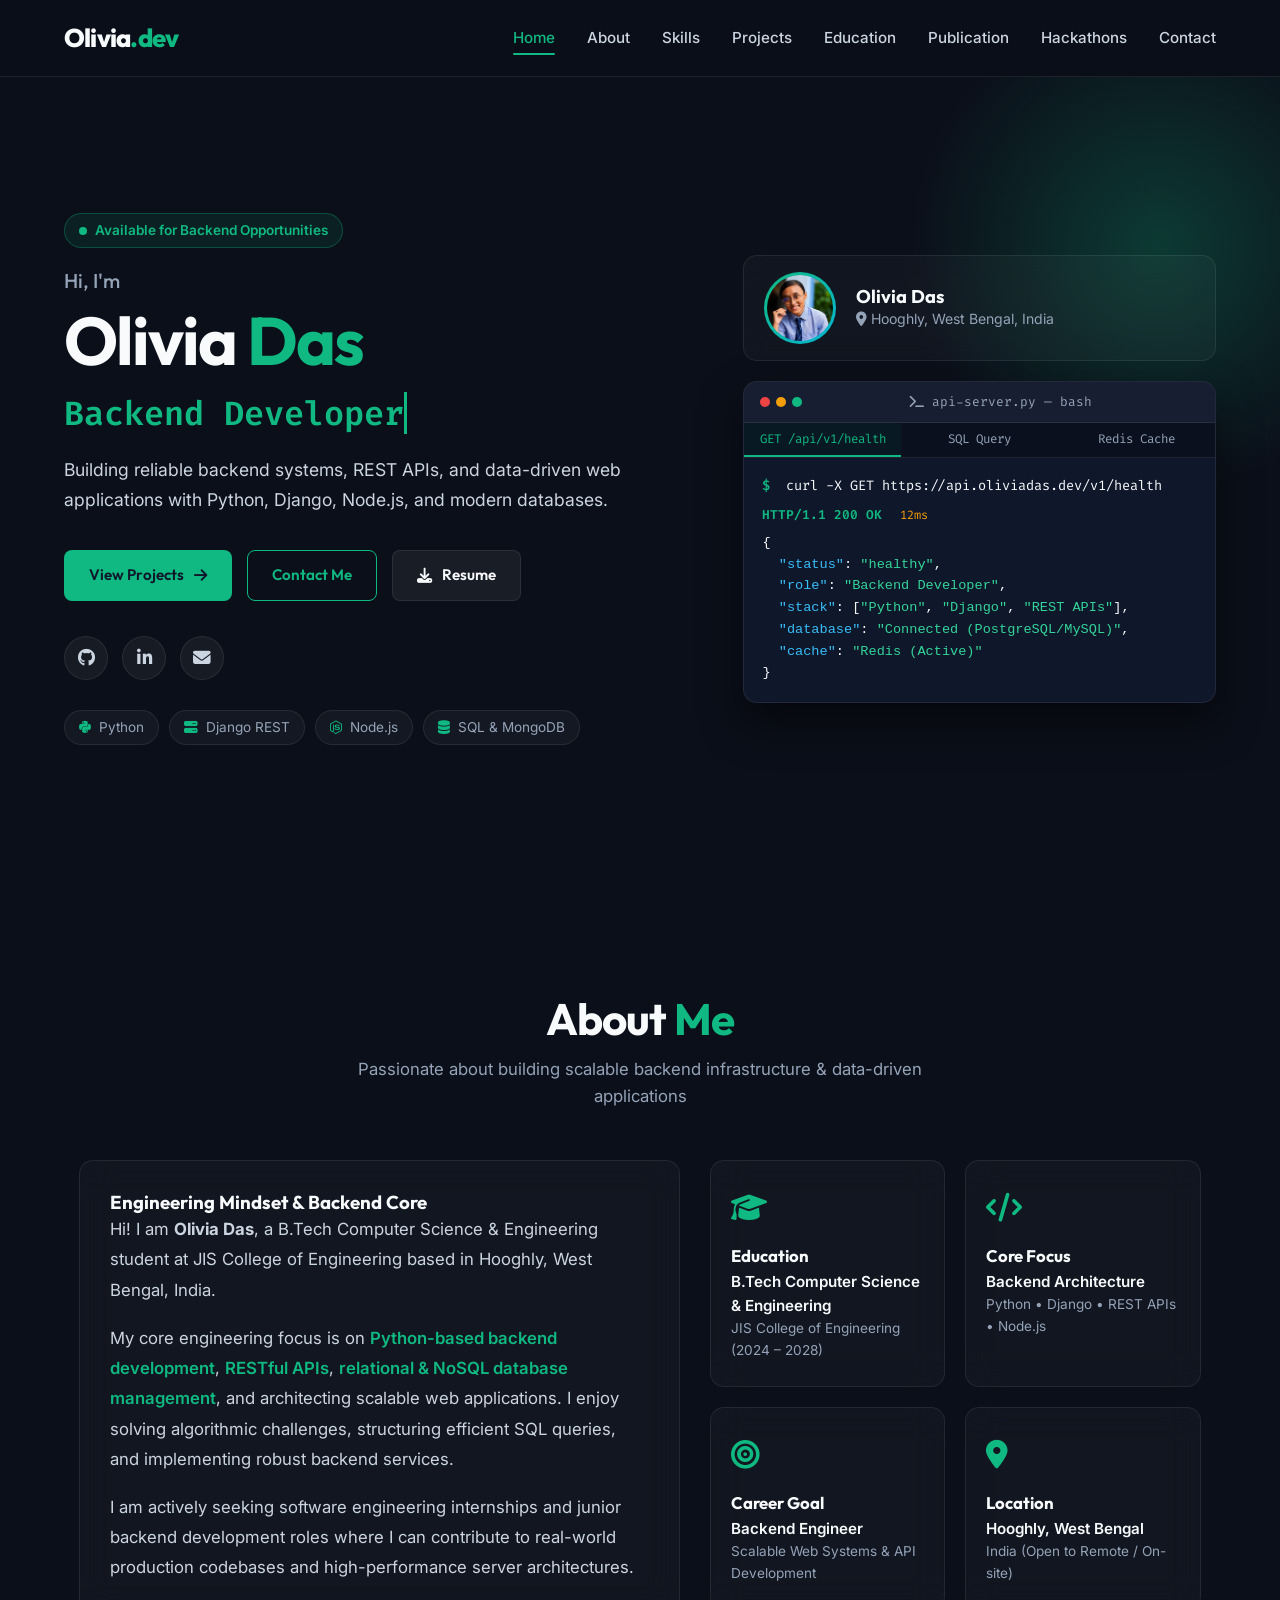
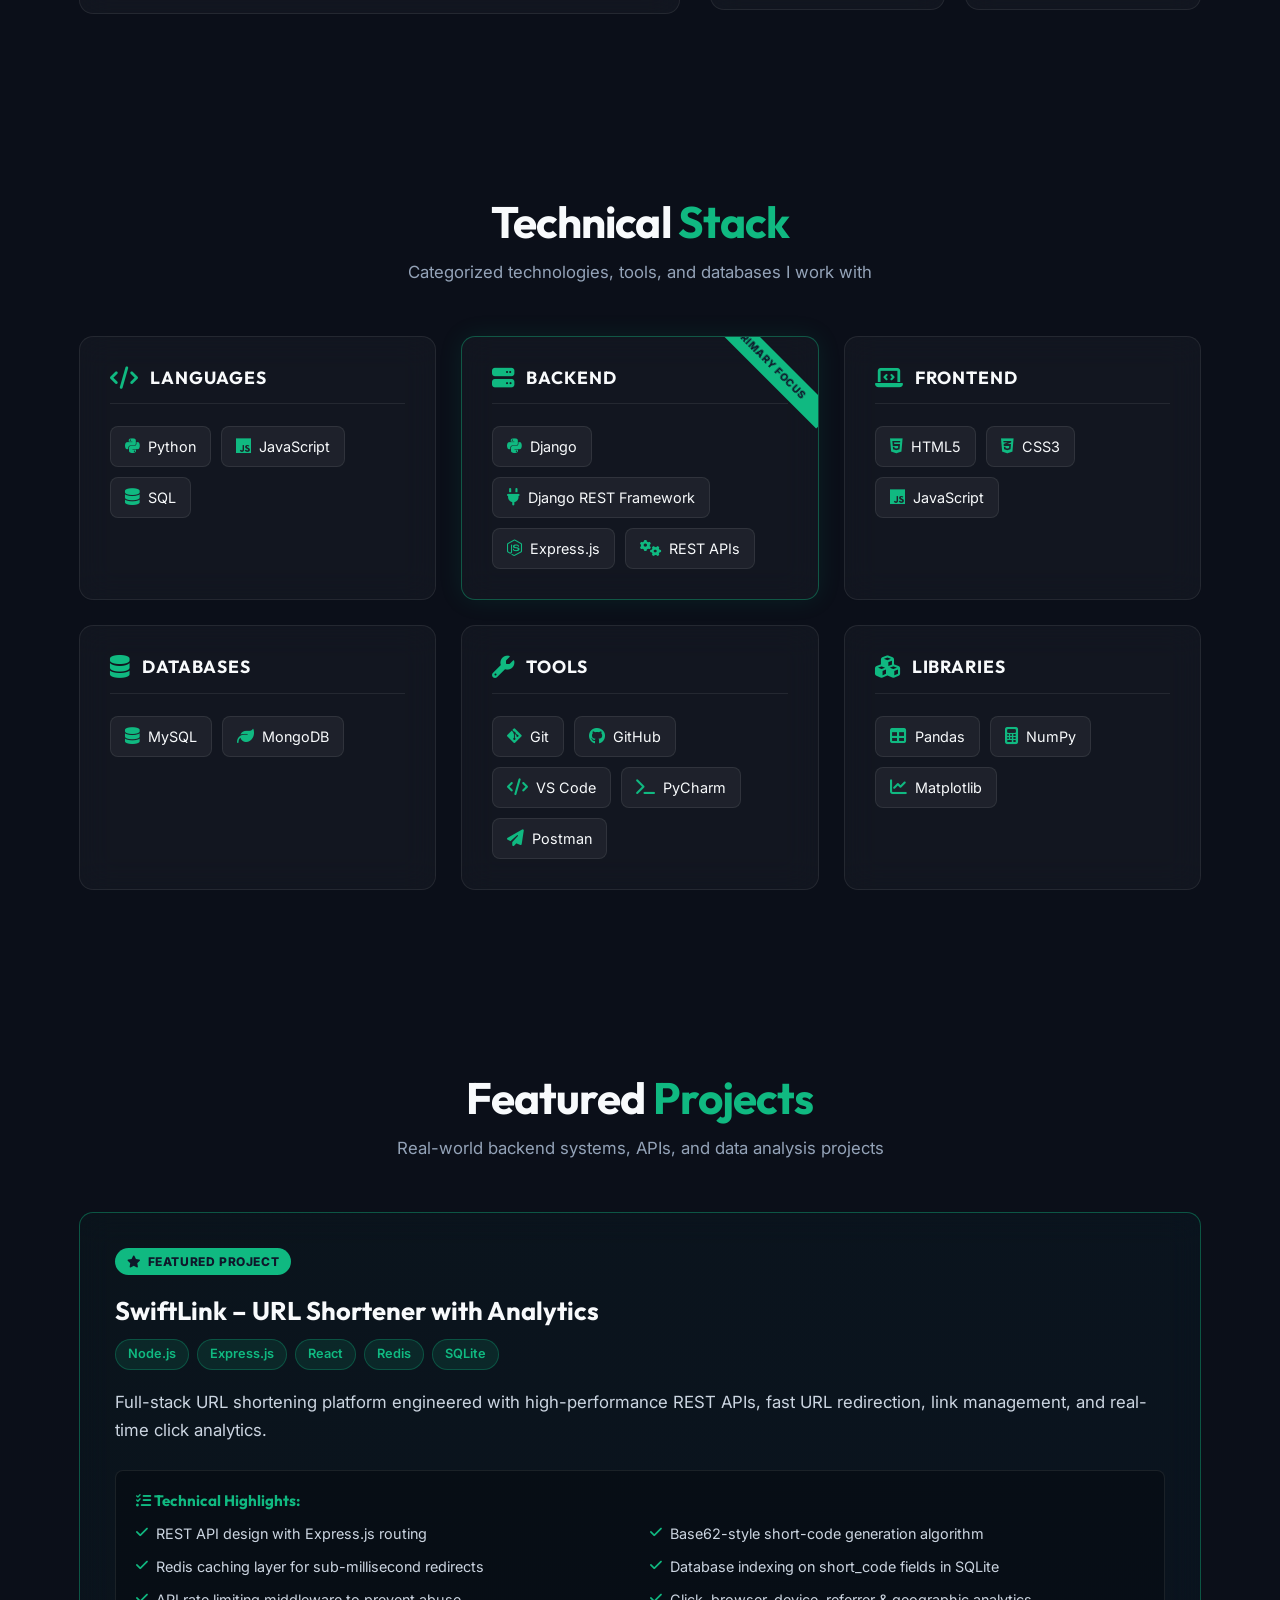
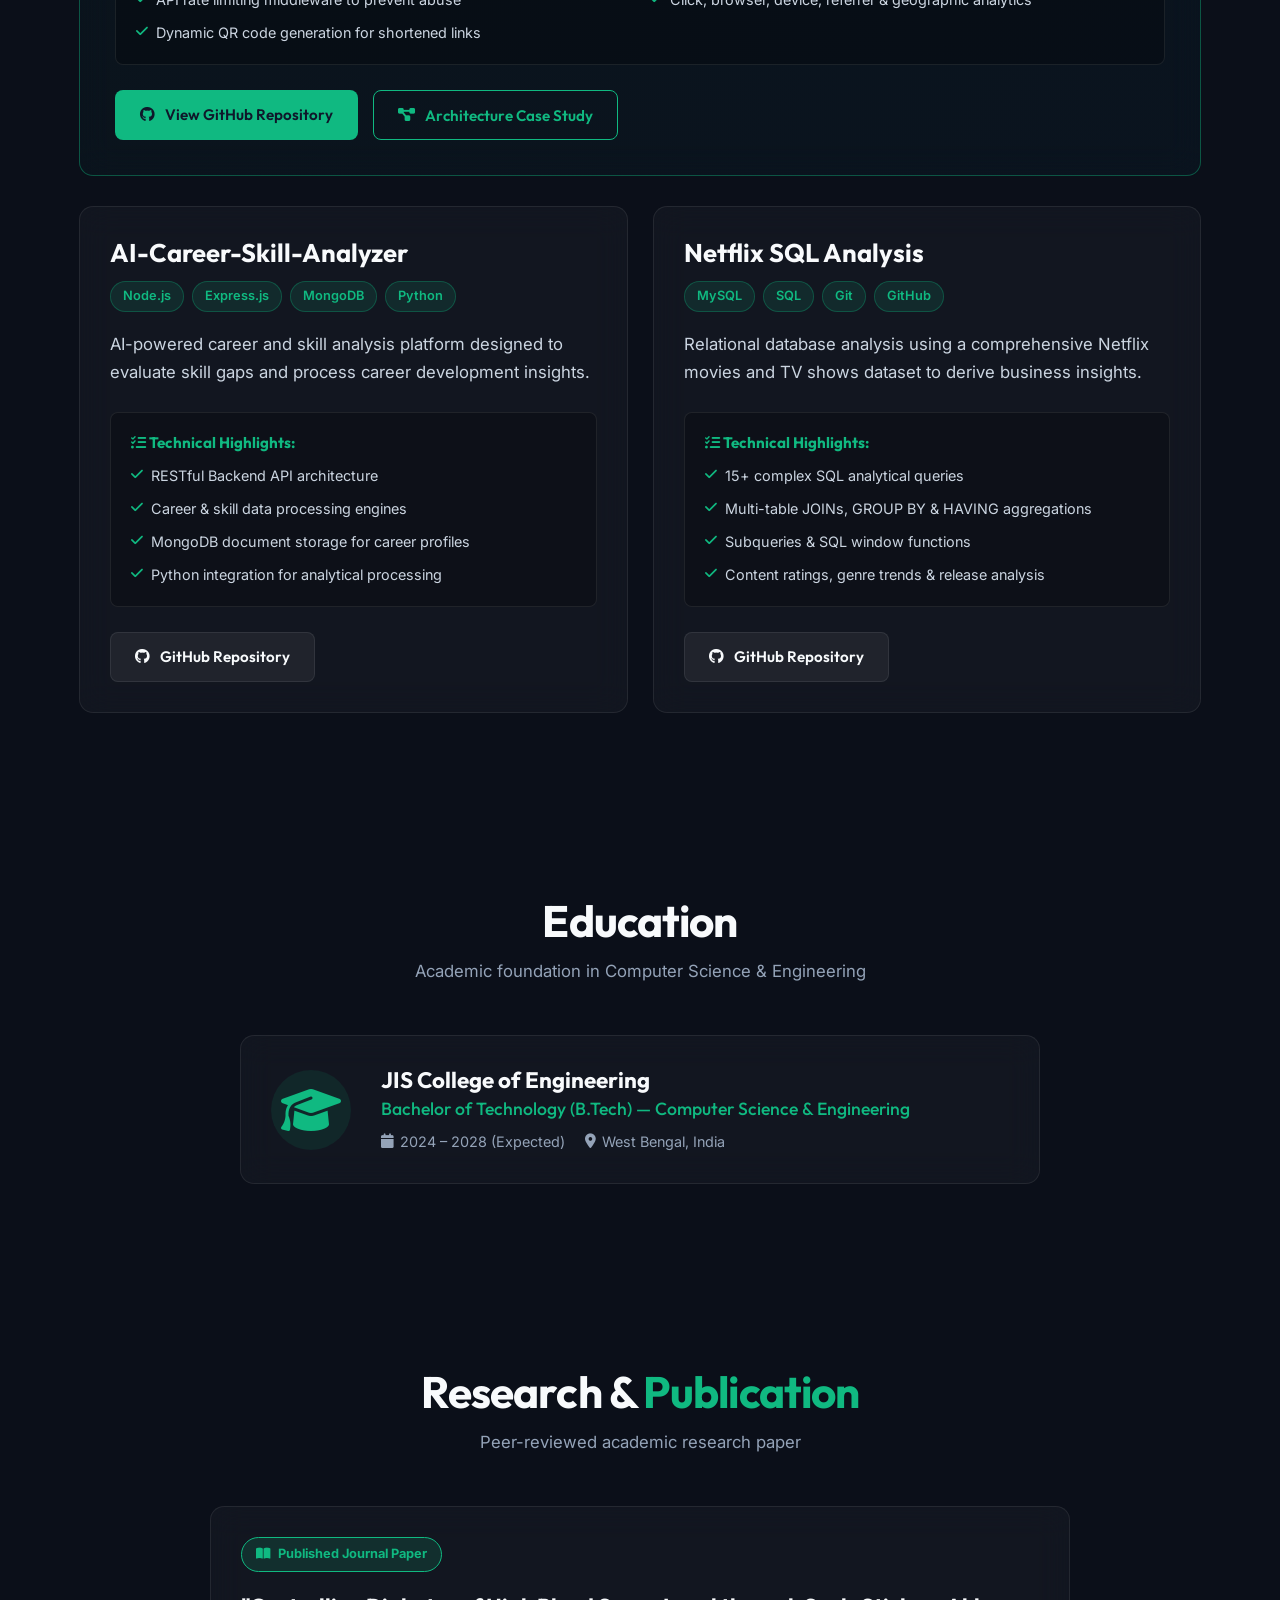
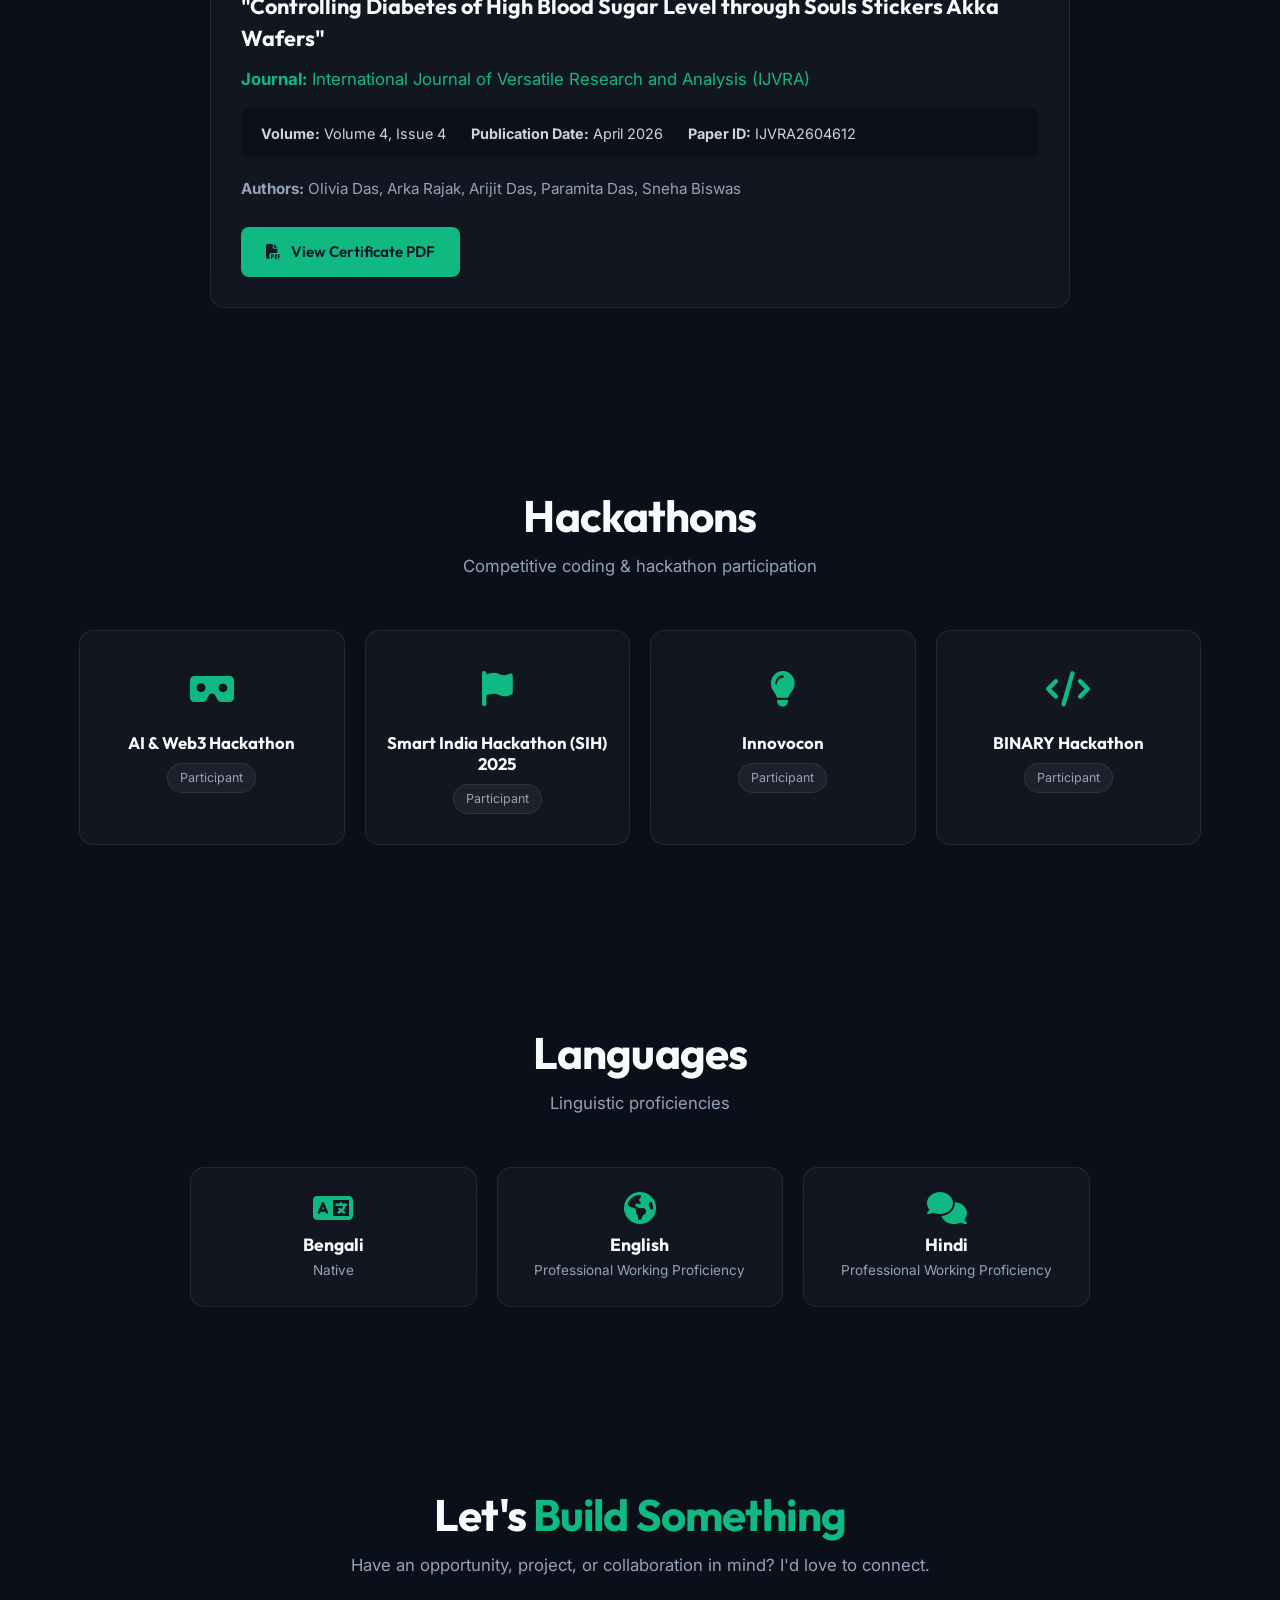
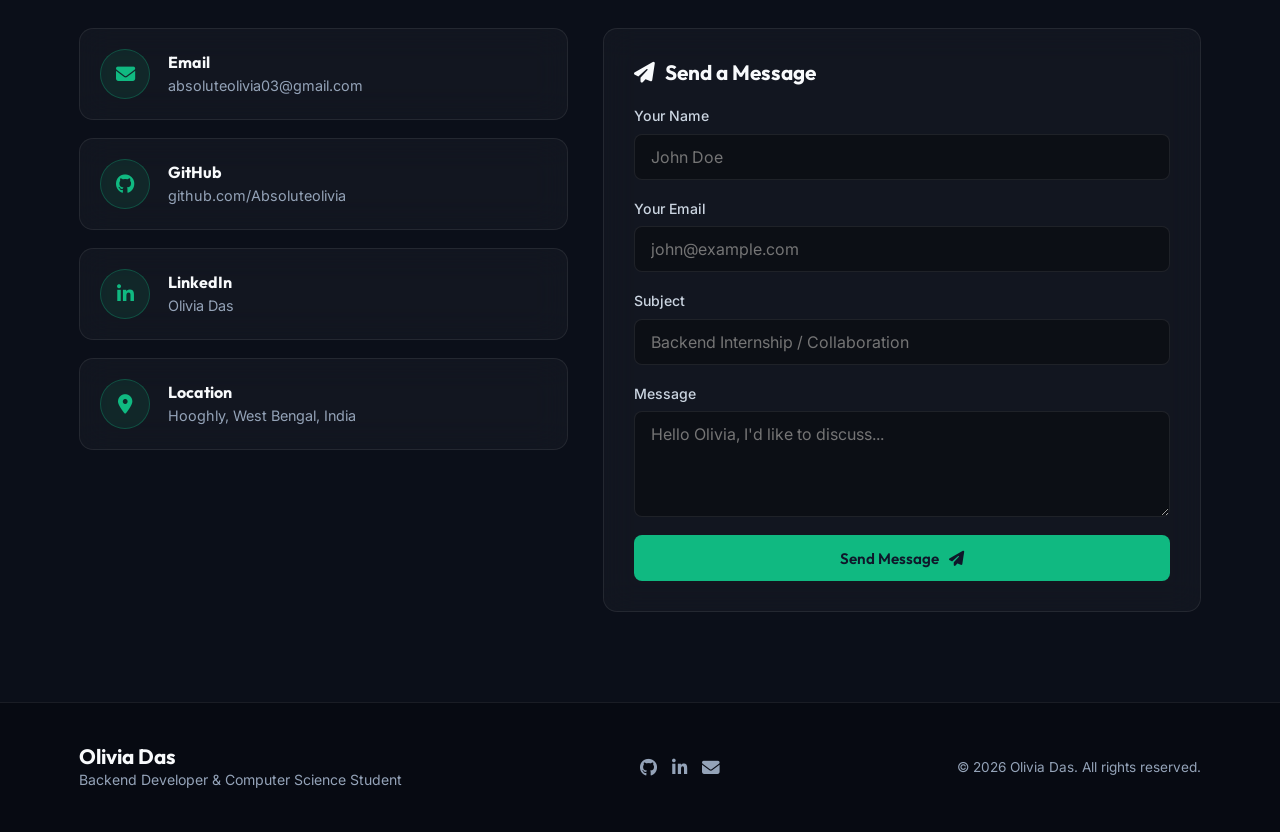
<file: index.html>
<!DOCTYPE html>
<html lang="en">
<head>
    <meta charset="UTF-8">
    <meta name="viewport" content="width=device-width, initial-scale=1.0">
    <title>Olivia Das | Backend Developer & Computer Science Student</title>
    
    <!-- Primary Meta Tags -->
    <meta name="title" content="Olivia Das | Backend Developer & Computer Science Student">
    <meta name="description" content="Portfolio of Olivia Das, a Computer Science student and aspiring Backend Developer specializing in Python, Django, REST APIs, databases, and scalable web applications.">
    <meta name="keywords" content="Olivia Das, Backend Developer, Python, Django, REST APIs, SQL, Express.js, MongoDB, Computer Science, Portfolio">
    <meta name="author" content="Olivia Das">
    <meta name="theme-color" content="#0b0f19">

    <!-- Open Graph / Facebook -->
    <meta property="og:type" content="website">
    <meta property="og:url" content="https://github.com/Absoluteolivia">
    <meta property="og:title" content="Olivia Das | Backend Developer & Computer Science Student">
    <meta property="og:description" content="Building reliable backend systems, REST APIs, and data-driven web applications with Python, Django, Node.js, and modern databases.">
    <meta property="og:image" content="assets/profile.jpg">

    <!-- Twitter -->
    <meta property="twitter:card" content="summary_large_image">
    <meta property="twitter:title" content="Olivia Das | Backend Developer">
    <meta property="twitter:description" content="Building reliable backend systems, REST APIs, and data-driven web applications with Python, Django, Node.js, and modern databases.">
    <meta property="twitter:image" content="assets/profile.jpg">

    <!-- Stylesheets -->
    <link rel="stylesheet" href="style.css">

    <!-- Google Fonts -->
    <link rel="preconnect" href="https://fonts.googleapis.com">
    <link rel="preconnect" href="https://fonts.gstatic.com" crossorigin>
    <link href="https://fonts.googleapis.com/css2?family=Fira+Code:wght@400;500;600&family=Inter:wght@300;400;500;600;700&family=Outfit:wght@400;500;600;700;800&display=swap" rel="stylesheet">

    <!-- Font Awesome Icons -->
    <link rel="stylesheet" href="https://cdnjs.cloudflare.com/ajax/libs/font-awesome/6.7.2/css/all.min.css" crossorigin="anonymous">
</head>

<body>

<!-- Header & Navbar -->
<header id="header">
    <nav class="navbar" aria-label="Main Navigation">
        <a href="#home" class="logo" aria-label="Olivia Das Portfolio Home">
            Olivia<span>.dev</span>
        </a>

        <button class="mobile-toggle" id="menuBtn" aria-label="Open Navigation Menu" aria-expanded="false" aria-controls="navLinks">
            <i class="fa-solid fa-bars menu-btn"></i>
        </button>

        <div class="nav-overlay" id="navOverlay"></div>

        <ul class="nav-links" id="navLinks" role="menubar">
            <li role="none"><a href="#home" role="menuitem" class="nav-link active">Home</a></li>
            <li role="none"><a href="#about" role="menuitem" class="nav-link">About</a></li>
            <li role="none"><a href="#skills" role="menuitem" class="nav-link">Skills</a></li>
            <li role="none"><a href="#projects" role="menuitem" class="nav-link">Projects</a></li>
            <li role="none"><a href="#education" role="menuitem" class="nav-link">Education</a></li>
            <li role="none"><a href="#publication" role="menuitem" class="nav-link">Publication</a></li>
            <li role="none"><a href="#hackathons" role="menuitem" class="nav-link">Hackathons</a></li>
            <li role="none"><a href="#contact" role="menuitem" class="nav-link">Contact</a></li>
        </ul>
    </nav>
</header>

<main>
    <!-- Hero Section -->
    <section id="home" class="hero" aria-label="Hero Section">
        <div class="hero-container">
            <div class="hero-text">
                <div class="badge-tag">
                    <span class="pulse-dot"></span> Available for Backend Opportunities
                </div>
                <h3 class="hero-greeting">Hi, I'm</h3>
                <h1 class="hero-name">Olivia <span>Das</span></h1>
                <h2 class="hero-title">
                    <span class="typing" id="typing"></span><span class="cursor">&nbsp;</span>
                </h2>
                <p class="hero-bio">
                    Building reliable backend systems, REST APIs, and data-driven web applications with Python, Django, Node.js, and modern databases.
                </p>

                <div class="hero-actions">
                    <a href="#projects" class="btn btn-primary">
                        <span>View Projects</span> <i class="fa-solid fa-arrow-right"></i>
                    </a>
                    <a href="#contact" class="btn btn-outline">Contact Me</a>
                    <a href="assets/resume.pdf" download="Olivia_Das_Resume.pdf" class="btn btn-secondary" title="Download Resume PDF">
                        <i class="fa-solid fa-download"></i> Resume
                    </a>
                </div>

                <div class="social-links" aria-label="Social Profiles">
                    <a href="https://github.com/Absoluteolivia" target="_blank" rel="noopener noreferrer" aria-label="GitHub Profile" title="GitHub">
                        <i class="fa-brands fa-github"></i>
                    </a>
                    <a href="https://www.linkedin.com/in/olivia-das-b7b706282/" target="_blank" rel="noopener noreferrer" aria-label="LinkedIn Profile" title="LinkedIn">
                        <i class="fa-brands fa-linkedin-in"></i>
                    </a>
                    <a href="mailto:absoluteolivia03@gmail.com" aria-label="Email Me" title="Email">
                        <i class="fa-solid fa-envelope"></i>
                    </a>
                </div>

                <div class="key-tech-pills">
                    <span class="pill"><i class="fa-brands fa-python"></i> Python</span>
                    <span class="pill"><i class="fa-solid fa-server"></i> Django REST</span>
                    <span class="pill"><i class="fa-brands fa-node-js"></i> Node.js</span>
                    <span class="pill"><i class="fa-solid fa-database"></i> SQL & MongoDB</span>
                </div>
            </div>

            <!-- Visual Developer Component -->
            <div class="hero-visual">
                <div class="visual-card-wrapper">
                    <!-- Profile Card -->
                    <div class="profile-header-box">
                        <div class="profile-img-ring">
                            <img src="assets/profile.jpg" alt="Olivia Das Profile Picture" class="profile-img">
                        </div>
                        <div class="profile-info-mini">
                            <h4>Olivia Das</h4>
                            <p><i class="fa-solid fa-location-dot"></i> Hooghly, West Bengal, India</p>
                        </div>
                    </div>

                    <!-- Interactive Terminal & API Simulator -->
                    <div class="terminal-card">
                        <div class="terminal-header">
                            <div class="terminal-dots">
                                <span class="dot red"></span>
                                <span class="dot yellow"></span>
                                <span class="dot green"></span>
                            </div>
                            <div class="terminal-title">
                                <i class="fa-solid fa-terminal"></i> api-server.py — bash
                            </div>
                        </div>

                        <div class="terminal-tabs">
                            <button class="term-tab active" data-tab="tab-api">GET /api/v1/health</button>
                            <button class="term-tab" data-tab="tab-sql">SQL Query</button>
                            <button class="term-tab" data-tab="tab-redis">Redis Cache</button>
                        </div>

                        <div class="terminal-body">
                            <!-- Tab 1: REST API Response -->
                            <div class="term-content active" id="tab-api">
                                <div class="term-line"><span class="cmd-prompt">$</span> curl -X GET https://api.oliviadas.dev/v1/health</div>
                                <div class="term-line status-line"><span class="http-status">HTTP/1.1 200 OK</span> <span class="latency">12ms</span></div>
                                <pre class="json-code">
{
  <span class="key">"status"</span>: <span class="str">"healthy"</span>,
  <span class="key">"role"</span>: <span class="str">"Backend Developer"</span>,
  <span class="key">"stack"</span>: [<span class="str">"Python"</span>, <span class="str">"Django"</span>, <span class="str">"REST APIs"</span>],
  <span class="key">"database"</span>: <span class="str">"Connected (PostgreSQL/MySQL)"</span>,
  <span class="key">"cache"</span>: <span class="str">"Redis (Active)"</span>
}</pre>
                            </div>

                            <!-- Tab 2: SQL Query Execution -->
                            <div class="term-content" id="tab-sql">
                                <div class="term-line"><span class="cmd-prompt">$</span> mysql -u admin -p -e "SELECT * FROM analytics;"</div>
                                <pre class="sql-code">
<span class="kw">SELECT</span> short_code, original_url, clicks
<span class="kw">FROM</span> urls
<span class="kw">WHERE</span> created_at >= <span class="str">'2026-01-01'</span>
<span class="kw">ORDER BY</span> clicks <span class="kw">DESC</span>
<span class="kw">LIMIT</span> 3;

<span class="comment">-- 3 rows returned in 0.004 sec</span></pre>
                            </div>

                            <!-- Tab 3: Redis In-Memory Cache -->
                            <div class="term-content" id="tab-redis">
                                <div class="term-line"><span class="cmd-prompt">$</span> redis-cli GET url:swift_8a92</div>
                                <div class="term-line output"><span class="str">"https://oliviadas.dev/portfolio"</span></div>
                                <div class="term-line"><span class="cmd-prompt">$</span> redis-cli INCR url:swift_8a92:clicks</div>
                                <div class="term-line output">(integer) 1420</div>
                            </div>
                        </div>
                    </div>
                </div>
            </div>
        </div>
    </section>

    <!-- About Section -->
    <section id="about" class="section about-section" aria-label="About Section">
        <div class="container">
            <div class="section-title text-center">
                <h2>About <span>Me</span></h2>
                <p class="section-subtitle">Passionate about building scalable backend infrastructure & data-driven applications</p>
            </div>

            <div class="about-grid">
                <div class="about-bio-card glass-card">
                    <h3>Engineering Mindset & Backend Core</h3>
                    <p>
                        Hi! I am <strong>Olivia Das</strong>, a B.Tech Computer Science & Engineering student at JIS College of Engineering based in Hooghly, West Bengal, India.
                    </p>
                    <p>
                        My core engineering focus is on <span>Python-based backend development</span>, <span>RESTful APIs</span>, <span>relational & NoSQL database management</span>, and architecting scalable web applications. I enjoy solving algorithmic challenges, structuring efficient SQL queries, and implementing robust backend services.
                    </p>
                    <p>
                        I am actively seeking software engineering internships and junior backend development roles where I can contribute to real-world production codebases and high-performance server architectures.
                    </p>
                </div>

                <div class="about-highlights-grid">
                    <div class="highlight-card glass-card">
                        <div class="card-icon"><i class="fa-solid fa-graduation-cap"></i></div>
                        <h4>Education</h4>
                        <p class="highlight-title">B.Tech Computer Science & Engineering</p>
                        <p class="highlight-sub">JIS College of Engineering (2024 – 2028)</p>
                    </div>

                    <div class="highlight-card glass-card">
                        <div class="card-icon"><i class="fa-solid fa-code"></i></div>
                        <h4>Core Focus</h4>
                        <p class="highlight-title">Backend Architecture</p>
                        <p class="highlight-sub">Python • Django • REST APIs • Node.js</p>
                    </div>

                    <div class="highlight-card glass-card">
                        <div class="card-icon"><i class="fa-solid fa-bullseye"></i></div>
                        <h4>Career Goal</h4>
                        <p class="highlight-title">Backend Engineer</p>
                        <p class="highlight-sub">Scalable Web Systems & API Development</p>
                    </div>

                    <div class="highlight-card glass-card">
                        <div class="card-icon"><i class="fa-solid fa-location-dot"></i></div>
                        <h4>Location</h4>
                        <p class="highlight-title">Hooghly, West Bengal</p>
                        <p class="highlight-sub">India (Open to Remote / On-site)</p>
                    </div>
                </div>
            </div>
        </div>
    </section>

    <!-- Technical Skills Section -->
    <section id="skills" class="section skills-section" aria-label="Technical Skills Section">
        <div class="container">
            <div class="section-title text-center">
                <h2>Technical <span>Stack</span></h2>
                <p class="section-subtitle">Categorized technologies, tools, and databases I work with</p>
            </div>

            <div class="skills-grid">
                <!-- Category 1: Languages -->
                <div class="skill-category-card glass-card">
                    <div class="category-header">
                        <i class="fa-solid fa-code category-icon"></i>
                        <h3>LANGUAGES</h3>
                    </div>
                    <div class="skill-badges">
                        <div class="skill-badge"><i class="fa-brands fa-python"></i> <span>Python</span></div>
                        <div class="skill-badge"><i class="fa-brands fa-js"></i> <span>JavaScript</span></div>
                        <div class="skill-badge"><i class="fa-solid fa-database"></i> <span>SQL</span></div>
                    </div>
                </div>

                <!-- Category 2: Backend -->
                <div class="skill-category-card glass-card featured-category">
                    <div class="featured-ribbon">PRIMARY FOCUS</div>
                    <div class="category-header">
                        <i class="fa-solid fa-server category-icon"></i>
                        <h3>BACKEND</h3>
                    </div>
                    <div class="skill-badges">
                        <div class="skill-badge"><i class="fa-brands fa-python"></i> <span>Django</span></div>
                        <div class="skill-badge"><i class="fa-solid fa-plug"></i> <span>Django REST Framework</span></div>
                        <div class="skill-badge"><i class="fa-brands fa-node-js"></i> <span>Express.js</span></div>
                        <div class="skill-badge"><i class="fa-solid fa-gears"></i> <span>REST APIs</span></div>
                    </div>
                </div>

                <!-- Category 3: Frontend -->
                <div class="skill-category-card glass-card">
                    <div class="category-header">
                        <i class="fa-solid fa-laptop-code category-icon"></i>
                        <h3>FRONTEND</h3>
                    </div>
                    <div class="skill-badges">
                        <div class="skill-badge"><i class="fa-brands fa-html5"></i> <span>HTML5</span></div>
                        <div class="skill-badge"><i class="fa-brands fa-css3-alt"></i> <span>CSS3</span></div>
                        <div class="skill-badge"><i class="fa-brands fa-js"></i> <span>JavaScript</span></div>
                    </div>
                </div>

                <!-- Category 4: Databases -->
                <div class="skill-category-card glass-card">
                    <div class="category-header">
                        <i class="fa-solid fa-database category-icon"></i>
                        <h3>DATABASES</h3>
                    </div>
                    <div class="skill-badges">
                        <div class="skill-badge"><i class="fa-solid fa-database"></i> <span>MySQL</span></div>
                        <div class="skill-badge"><i class="fa-solid fa-leaf"></i> <span>MongoDB</span></div>
                    </div>
                </div>

                <!-- Category 5: Tools -->
                <div class="skill-category-card glass-card">
                    <div class="category-header">
                        <i class="fa-solid fa-wrench category-icon"></i>
                        <h3>TOOLS</h3>
                    </div>
                    <div class="skill-badges">
                        <div class="skill-badge"><i class="fa-brands fa-git-alt"></i> <span>Git</span></div>
                        <div class="skill-badge"><i class="fa-brands fa-github"></i> <span>GitHub</span></div>
                        <div class="skill-badge"><i class="fa-solid fa-code"></i> <span>VS Code</span></div>
                        <div class="skill-badge"><i class="fa-solid fa-terminal"></i> <span>PyCharm</span></div>
                        <div class="skill-badge"><i class="fa-solid fa-paper-plane"></i> <span>Postman</span></div>
                    </div>
                </div>

                <!-- Category 6: Libraries -->
                <div class="skill-category-card glass-card">
                    <div class="category-header">
                        <i class="fa-solid fa-cubes category-icon"></i>
                        <h3>LIBRARIES</h3>
                    </div>
                    <div class="skill-badges">
                        <div class="skill-badge"><i class="fa-solid fa-table"></i> <span>Pandas</span></div>
                        <div class="skill-badge"><i class="fa-solid fa-calculator"></i> <span>NumPy</span></div>
                        <div class="skill-badge"><i class="fa-solid fa-chart-line"></i> <span>Matplotlib</span></div>
                    </div>
                </div>
            </div>
        </div>
    </section>

    <!-- Projects Section -->
    <section id="projects" class="section projects-section" aria-label="Projects Section">
        <div class="container">
            <div class="section-title text-center">
                <h2>Featured <span>Projects</span></h2>
                <p class="section-subtitle">Real-world backend systems, APIs, and data analysis projects</p>
            </div>

            <div class="projects-wrapper">
                <!-- Featured Project: SwiftLink -->
                <div class="project-card featured-project-card glass-card">
                    <div class="featured-badge"><i class="fa-solid fa-star"></i> FEATURED PROJECT</div>
                    
                    <div class="featured-project-content">
                        <div class="project-header">
                            <h3>SwiftLink – URL Shortener with Analytics</h3>
                            <div class="project-tech-stack">
                                <span class="tech-tag">Node.js</span>
                                <span class="tech-tag">Express.js</span>
                                <span class="tech-tag">React</span>
                                <span class="tech-tag">Redis</span>
                                <span class="tech-tag">SQLite</span>
                            </div>
                        </div>

                        <p class="project-desc">
                            Full-stack URL shortening platform engineered with high-performance REST APIs, fast URL redirection, link management, and real-time click analytics.
                        </p>

                        <div class="highlights-box">
                            <h4><i class="fa-solid fa-list-check"></i> Technical Highlights:</h4>
                            <ul class="highlights-list">
                                <li><i class="fa-solid fa-check"></i> REST API design with Express.js routing</li>
                                <li><i class="fa-solid fa-check"></i> Base62-style short-code generation algorithm</li>
                                <li><i class="fa-solid fa-check"></i> Redis caching layer for sub-millisecond redirects</li>
                                <li><i class="fa-solid fa-check"></i> Database indexing on short_code fields in SQLite</li>
                                <li><i class="fa-solid fa-check"></i> API rate limiting middleware to prevent abuse</li>
                                <li><i class="fa-solid fa-check"></i> Click, browser, device, referrer & geographic analytics</li>
                                <li><i class="fa-solid fa-check"></i> Dynamic QR code generation for shortened links</li>
                            </ul>
                        </div>

                        <div class="project-actions">
                            <a href="https://github.com/Absoluteolivia" target="_blank" rel="noopener noreferrer" class="btn btn-primary">
                                <i class="fa-brands fa-github"></i> View GitHub Repository
                            </a>
                            <button class="btn btn-outline architecture-btn" id="openArchModal">
                                <i class="fa-solid fa-diagram-project"></i> Architecture Case Study
                            </button>
                        </div>
                    </div>
                </div>

                <!-- Secondary Projects Grid -->
                <div class="projects-grid">
                    <!-- Project 2: AI Career Skill Analyzer -->
                    <div class="project-card glass-card">
                        <div class="project-header">
                            <h3>AI-Career-Skill-Analyzer</h3>
                            <div class="project-tech-stack">
                                <span class="tech-tag">Node.js</span>
                                <span class="tech-tag">Express.js</span>
                                <span class="tech-tag">MongoDB</span>
                                <span class="tech-tag">Python</span>
                            </div>
                        </div>

                        <p class="project-desc">
                            AI-powered career and skill analysis platform designed to evaluate skill gaps and process career development insights.
                        </p>

                        <div class="highlights-box">
                            <h4><i class="fa-solid fa-list-check"></i> Technical Highlights:</h4>
                            <ul class="highlights-list">
                                <li><i class="fa-solid fa-check"></i> RESTful Backend API architecture</li>
                                <li><i class="fa-solid fa-check"></i> Career & skill data processing engines</li>
                                <li><i class="fa-solid fa-check"></i> MongoDB document storage for career profiles</li>
                                <li><i class="fa-solid fa-check"></i> Python integration for analytical processing</li>
                            </ul>
                        </div>

                        <div class="project-actions">
                            <a href="https://github.com/Absoluteolivia" target="_blank" rel="noopener noreferrer" class="btn btn-secondary">
                                <i class="fa-brands fa-github"></i> GitHub Repository
                            </a>
                        </div>
                    </div>

                    <!-- Project 3: Netflix SQL Analysis -->
                    <div class="project-card glass-card">
                        <div class="project-header">
                            <h3>Netflix SQL Analysis</h3>
                            <div class="project-tech-stack">
                                <span class="tech-tag">MySQL</span>
                                <span class="tech-tag">SQL</span>
                                <span class="tech-tag">Git</span>
                                <span class="tech-tag">GitHub</span>
                            </div>
                        </div>

                        <p class="project-desc">
                            Relational database analysis using a comprehensive Netflix movies and TV shows dataset to derive business insights.
                        </p>

                        <div class="highlights-box">
                            <h4><i class="fa-solid fa-list-check"></i> Technical Highlights:</h4>
                            <ul class="highlights-list">
                                <li><i class="fa-solid fa-check"></i> 15+ complex SQL analytical queries</li>
                                <li><i class="fa-solid fa-check"></i> Multi-table JOINs, GROUP BY & HAVING aggregations</li>
                                <li><i class="fa-solid fa-check"></i> Subqueries & SQL window functions</li>
                                <li><i class="fa-solid fa-check"></i> Content ratings, genre trends & release analysis</li>
                            </ul>
                        </div>

                        <div class="project-actions">
                            <a href="https://github.com/Absoluteolivia" target="_blank" rel="noopener noreferrer" class="btn btn-secondary">
                                <i class="fa-brands fa-github"></i> GitHub Repository
                            </a>
                        </div>
                    </div>
                </div>
            </div>
        </div>
    </section>

    <!-- Project System Architecture Modal -->
    <div class="modal-backdrop" id="archModal" aria-hidden="true" role="dialog" aria-labelledby="modalTitle">
        <div class="modal-container glass-card">
            <div class="modal-header">
                <h3 id="modalTitle"><i class="fa-solid fa-sitemap"></i> SwiftLink System Architecture</h3>
                <button class="modal-close" id="closeArchModal" aria-label="Close Modal">&times;</button>
            </div>
            
            <div class="modal-body">
                <div class="arch-section">
                    <h4><i class="fa-solid fa-circle-info"></i> System Problem & Solution</h4>
                    <p>
                        <strong>Problem:</strong> Standard URL shortening requires low-latency URL redirection while handling analytics data ingestion and protecting the system against high-frequency API abuse.
                    </p>
                    <p>
                        <strong>Solution:</strong> Implemented an Express.js API gateway with a Redis cache-aside pattern. Frequently accessed shortened keys hit Redis directly in sub-milliseconds, bypassing database disk reads.
                    </p>
                </div>

                <div class="arch-diagram-box">
                    <h4><i class="fa-solid fa-diagram-next"></i> Request Pipeline Architecture</h4>
                    <div class="diagram-flow">
                        <div class="flow-step">
                            <i class="fa-solid fa-globe"></i>
                            <span>Client Request</span>
                        </div>
                        <div class="flow-arrow"><i class="fa-solid fa-arrow-right"></i></div>
                        <div class="flow-step highlight">
                            <i class="fa-solid fa-gears"></i>
                            <span>Express.js API Gateway</span>
                            <small>Rate Limiter Middleware</small>
                        </div>
                        <div class="flow-arrow"><i class="fa-solid fa-arrow-right"></i></div>
                        <div class="flow-split">
                            <div class="flow-step cache">
                                <i class="fa-solid fa-bolt"></i>
                                <span>Redis Cache</span>
                                <small>Sub-ms Redirect</small>
                            </div>
                            <div class="flow-step db">
                                <i class="fa-solid fa-database"></i>
                                <span>SQLite Index</span>
                                <small>Base62 Lookup</small>
                            </div>
                        </div>
                    </div>
                </div>

                <div class="arch-tech-grid">
                    <div class="arch-tech-item">
                        <strong>Base62 Short Code</strong>
                        <span>Encodes auto-increment IDs into compact alphanumeric short keys.</span>
                    </div>
                    <div class="arch-tech-item">
                        <strong>Database Indexing</strong>
                        <span>B-tree indexed short_code column for O(log N) lookups on cache misses.</span>
                    </div>
                    <div class="arch-tech-item">
                        <strong>Analytics Aggregation</strong>
                        <span>Captures User-Agent, Referrer, and IP geolocations asynchronously.</span>
                    </div>
                </div>
            </div>
        </div>
    </div>

    <!-- Education Section -->
    <section id="education" class="section education-section" aria-label="Education Section">
        <div class="container">
            <div class="section-title text-center">
                <h2>Education</h2>
                <p class="section-subtitle">Academic foundation in Computer Science & Engineering</p>
            </div>

            <div class="education-card glass-card">
                <div class="edu-icon"><i class="fa-solid fa-graduation-cap"></i></div>
                <div class="edu-details">
                    <h3>JIS College of Engineering</h3>
                    <h4>Bachelor of Technology (B.Tech) — Computer Science & Engineering</h4>
                    <div class="edu-meta">
                        <span class="meta-item"><i class="fa-solid fa-calendar"></i> 2024 – 2028 (Expected)</span>
                        <span class="meta-item"><i class="fa-solid fa-location-dot"></i> West Bengal, India</span>
                    </div>
                </div>
            </div>
        </div>
    </section>

    <!-- Publication Section -->
    <section id="publication" class="section publication-section" aria-label="Publication Section">
        <div class="container">
            <div class="section-title text-center">
                <h2>Research & <span>Publication</span></h2>
                <p class="section-subtitle">Peer-reviewed academic research paper</p>
            </div>

            <div class="publication-card glass-card">
                <div class="pub-badge"><i class="fa-solid fa-book-open"></i> Published Journal Paper</div>
                
                <h3 class="pub-title">"Controlling Diabetes of High Blood Sugar Level through Souls Stickers Akka Wafers"</h3>
                
                <p class="pub-journal">
                    <strong>Journal:</strong> International Journal of Versatile Research and Analysis (IJVRA)
                </p>

                <div class="pub-details-grid">
                    <div><strong>Volume:</strong> Volume 4, Issue 4</div>
                    <div><strong>Publication Date:</strong> April 2026</div>
                    <div><strong>Paper ID:</strong> IJVRA2604612</div>
                </div>

                <div class="pub-authors">
                    <strong>Authors:</strong> Olivia Das, Arka Rajak, Arijit Das, Paramita Das, Sneha Biswas
                </div>

                <div class="pub-actions">
                    <a href="assets/journal-certificate.pdf" target="_blank" rel="noopener noreferrer" class="btn btn-primary">
                        <i class="fa-solid fa-file-pdf"></i> View Certificate PDF
                    </a>
                </div>
            </div>
        </div>
    </section>

    <!-- Hackathons Section -->
    <section id="hackathons" class="section hackathons-section" aria-label="Hackathons Section">
        <div class="container">
            <div class="section-title text-center">
                <h2>Hackathons</h2>
                <p class="section-subtitle">Competitive coding & hackathon participation</p>
            </div>

            <div class="hackathons-grid">
                <div class="hackathon-card glass-card">
                    <div class="hack-icon"><i class="fa-solid fa-vr-cardboard"></i></div>
                    <h3>AI & Web3 Hackathon</h3>
                    <span class="hack-badge">Participant</span>
                </div>

                <div class="hackathon-card glass-card">
                    <div class="hack-icon"><i class="fa-solid fa-flag"></i></div>
                    <h3>Smart India Hackathon (SIH) 2025</h3>
                    <span class="hack-badge">Participant</span>
                </div>

                <div class="hackathon-card glass-card">
                    <div class="hack-icon"><i class="fa-solid fa-lightbulb"></i></div>
                    <h3>Innovocon</h3>
                    <span class="hack-badge">Participant</span>
                </div>

                <div class="hackathon-card glass-card">
                    <div class="hack-icon"><i class="fa-solid fa-code"></i></div>
                    <h3>BINARY Hackathon</h3>
                    <span class="hack-badge">Participant</span>
                </div>
            </div>
        </div>
    </section>

    <!-- Languages Section -->
    <section id="languages" class="section languages-section" aria-label="Languages Section">
        <div class="container">
            <div class="section-title text-center">
                <h2>Languages</h2>
                <p class="section-subtitle">Linguistic proficiencies</p>
            </div>

            <div class="languages-grid">
                <div class="lang-card glass-card">
                    <i class="fa-solid fa-language"></i>
                    <h4>Bengali</h4>
                    <p>Native</p>
                </div>

                <div class="lang-card glass-card">
                    <i class="fa-solid fa-earth-americas"></i>
                    <h4>English</h4>
                    <p>Professional Working Proficiency</p>
                </div>

                <div class="lang-card glass-card">
                    <i class="fa-solid fa-comments"></i>
                    <h4>Hindi</h4>
                    <p>Professional Working Proficiency</p>
                </div>
            </div>
        </div>
    </section>

    <!-- Contact Section -->
    <section id="contact" class="section contact-section" aria-label="Contact Section">
        <div class="container">
            <div class="section-title text-center">
                <h2>Let's <span>Build Something</span></h2>
                <p class="section-subtitle">Have an opportunity, project, or collaboration in mind? I'd love to connect.</p>
            </div>

            <div class="contact-grid">
                <div class="contact-info-cards">
                    <a href="mailto:absoluteolivia03@gmail.com" class="contact-card glass-card">
                        <div class="contact-icon"><i class="fa-solid fa-envelope"></i></div>
                        <div>
                            <h4>Email</h4>
                            <p>absoluteolivia03@gmail.com</p>
                        </div>
                    </a>

                    <a href="https://github.com/Absoluteolivia" target="_blank" rel="noopener noreferrer" class="contact-card glass-card">
                        <div class="contact-icon"><i class="fa-brands fa-github"></i></div>
                        <div>
                            <h4>GitHub</h4>
                            <p>github.com/Absoluteolivia</p>
                        </div>
                    </a>

                    <a href="https://www.linkedin.com/in/olivia-das-b7b706282/" target="_blank" rel="noopener noreferrer" class="contact-card glass-card">
                        <div class="contact-icon"><i class="fa-brands fa-linkedin-in"></i></div>
                        <div>
                            <h4>LinkedIn</h4>
                            <p>Olivia Das</p>
                        </div>
                    </a>

                    <div class="contact-card glass-card">
                        <div class="contact-icon"><i class="fa-solid fa-location-dot"></i></div>
                        <div>
                            <h4>Location</h4>
                            <p>Hooghly, West Bengal, India</p>
                        </div>
                    </div>
                </div>

                <!-- Contact Form -->
                <div class="contact-form-wrapper glass-card">
                    <h3><i class="fa-solid fa-paper-plane"></i> Send a Message</h3>
                    <form id="contactForm" novalidate>
                        <div class="form-group">
                            <label for="name">Your Name</label>
                            <input type="text" id="name" name="name" placeholder="John Doe" required>
                            <span class="error-msg" id="nameError">Please enter your name</span>
                        </div>

                        <div class="form-group">
                            <label for="email">Your Email</label>
                            <input type="email" id="email" name="email" placeholder="john@example.com" required>
                            <span class="error-msg" id="emailError">Please enter a valid email address</span>
                        </div>

                        <div class="form-group">
                            <label for="subject">Subject</label>
                            <input type="text" id="subject" name="subject" placeholder="Backend Internship / Collaboration" required>
                            <span class="error-msg" id="subjectError">Please enter a subject</span>
                        </div>

                        <div class="form-group">
                            <label for="message">Message</label>
                            <textarea id="message" name="message" rows="4" placeholder="Hello Olivia, I'd like to discuss..." required></textarea>
                            <span class="error-msg" id="messageError">Please enter your message</span>
                        </div>

                        <button type="submit" class="btn btn-primary btn-block">
                            <span>Send Message</span> <i class="fa-solid fa-paper-plane"></i>
                        </button>
                        <div class="form-status" id="formStatus"></div>
                    </form>
                </div>
            </div>
        </div>
    </section>
</main>

<!-- Footer -->
<footer class="footer">
    <div class="container footer-container">
        <div class="footer-brand">
            <h3>Olivia Das</h3>
            <p>Backend Developer & Computer Science Student</p>
        </div>

        <div class="footer-social">
            <a href="https://github.com/Absoluteolivia" target="_blank" rel="noopener noreferrer" aria-label="GitHub"><i class="fa-brands fa-github"></i></a>
            <a href="https://www.linkedin.com/in/olivia-das-b7b706282/" target="_blank" rel="noopener noreferrer" aria-label="LinkedIn"><i class="fa-brands fa-linkedin-in"></i></a>
            <a href="mailto:absoluteolivia03@gmail.com" aria-label="Email"><i class="fa-solid fa-envelope"></i></a>
        </div>

        <div class="footer-copyright">
            <p>&copy; 2026 Olivia Das. All rights reserved.</p>
        </div>
    </div>
</footer>

<!-- Back to Top Button -->
<button id="topBtn" class="top-btn" aria-label="Back to top" title="Back to top">
    <i class="fa-solid fa-arrow-up"></i>
</button>

<!-- JavaScript -->
<script src="script.js"></script>

</body>
</html>
</file>
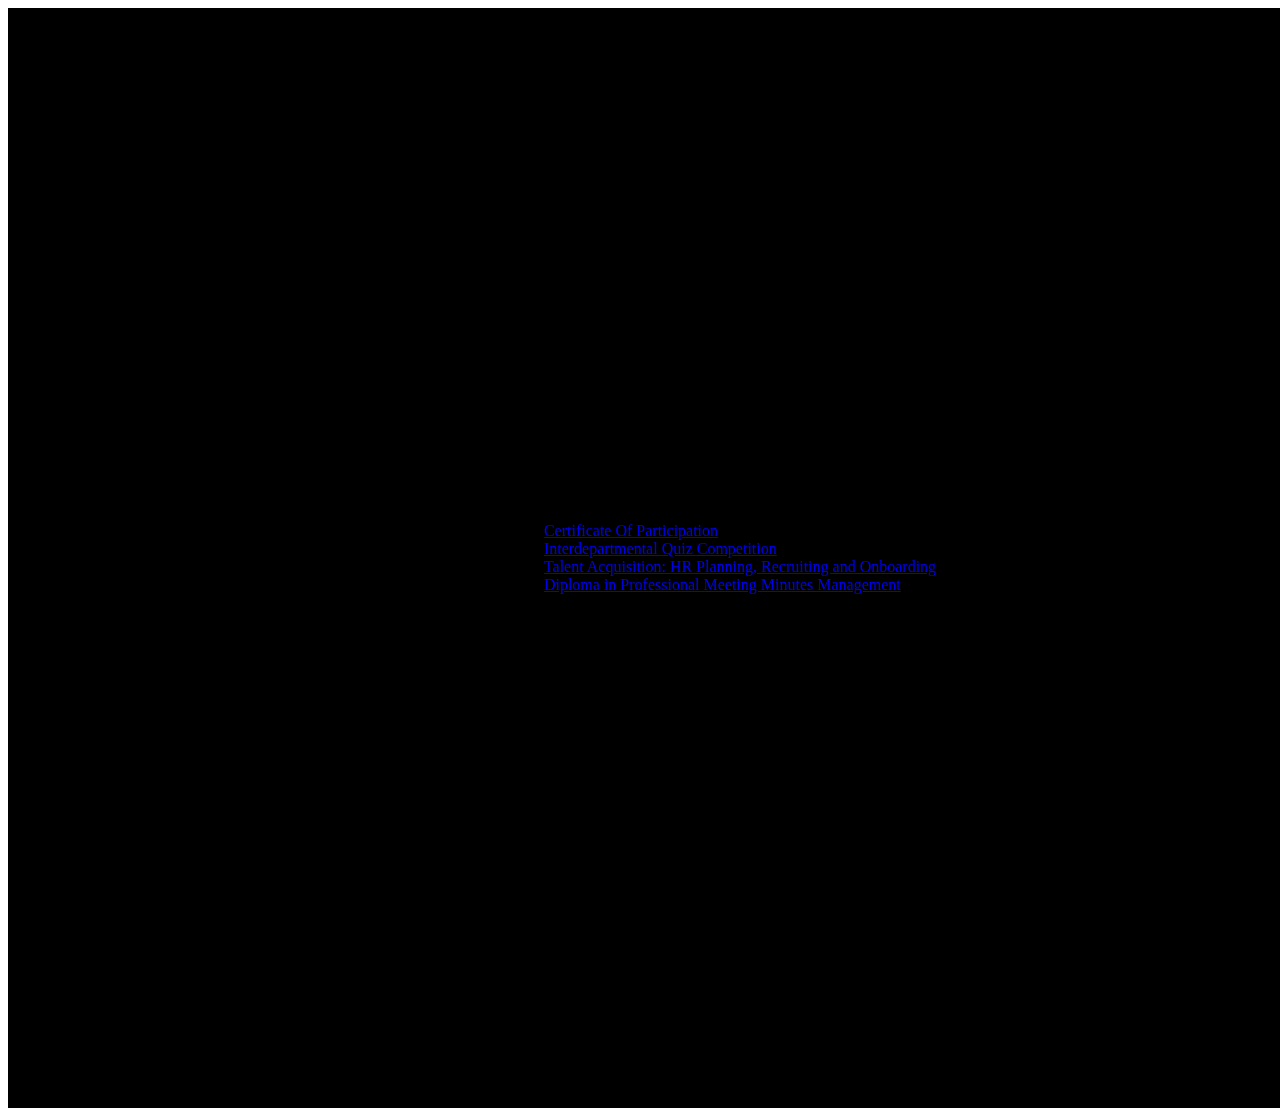
<file: Certificates.html>
<!DOCTYPE html>
<html lang="en">
<head>
    <meta charset="UTF-8">
    <meta name="viewport" content="width=device-width, initial-scale=1.0">
    <title>Document</title>
</head>
<style>
    #Certificates.section {
        width: 100%;
        min-height: 100vh;
        background-color: black;
        display: flex;
        align-items: center;
        justify-content: center;
        padding: 100px 100px;
    }

    #Certificates .container {
        display: flex;
        flex-direction: row;
        gap: 50px;
        align-items: center;
        justify-content: center;
        max-width: 1200px;
        animation: fadeInUp 1.5s ease-out;
    }

    #Certificates .text-content {
        flex: 1;
        color: white;
        text-align: left;
    }

    #Certificates .text-content h2 {
        font-size: 3rem;
        margin-bottom: 20px;
        color: #077b32;
        text-shadow: 0 0 10px #077b32;
        position: relative;
    }

    #Certificates .text-content h2::after {
        content: '';
        position: absolute;
        bottom: -8px;
        left: 0;
        width: 60px;
        height: 4px;
        background-color: #077b32;
        box-shadow: 0 0 10px #077b32;
    }   
</style>
<body>
    <section id="Certificates" class="section">
        <div class="container">
          <div class="image-content">
            <lin>
                
                <a href="\images\WhatsApp Image 2025-04-17 at 7.01.44 PM.jpeg">Certificate Of Participation</a> </br>
                <a href="\images\WhatsApp Image 2025-04-17 at 7.00.37 PM.jpeg">Interdepartmental Quiz Competition</a> </br>
                <a href="\images\UC-c8d490fa-f467-4c03-8e5f-ef8cf7ffb4fd.jpg"> Talent Acquisition: HR Planning, Recruiting and Onboarding</a> </br>
                <a href="\images\UC-c8d490fa-f467-4c03-8e5f-ef8cf7ffb4fd copy.jpg">Diploma in Professional Meeting Minutes Management</a> </br>

            </lin>
          </div>
    
</body>
</html>
</file>
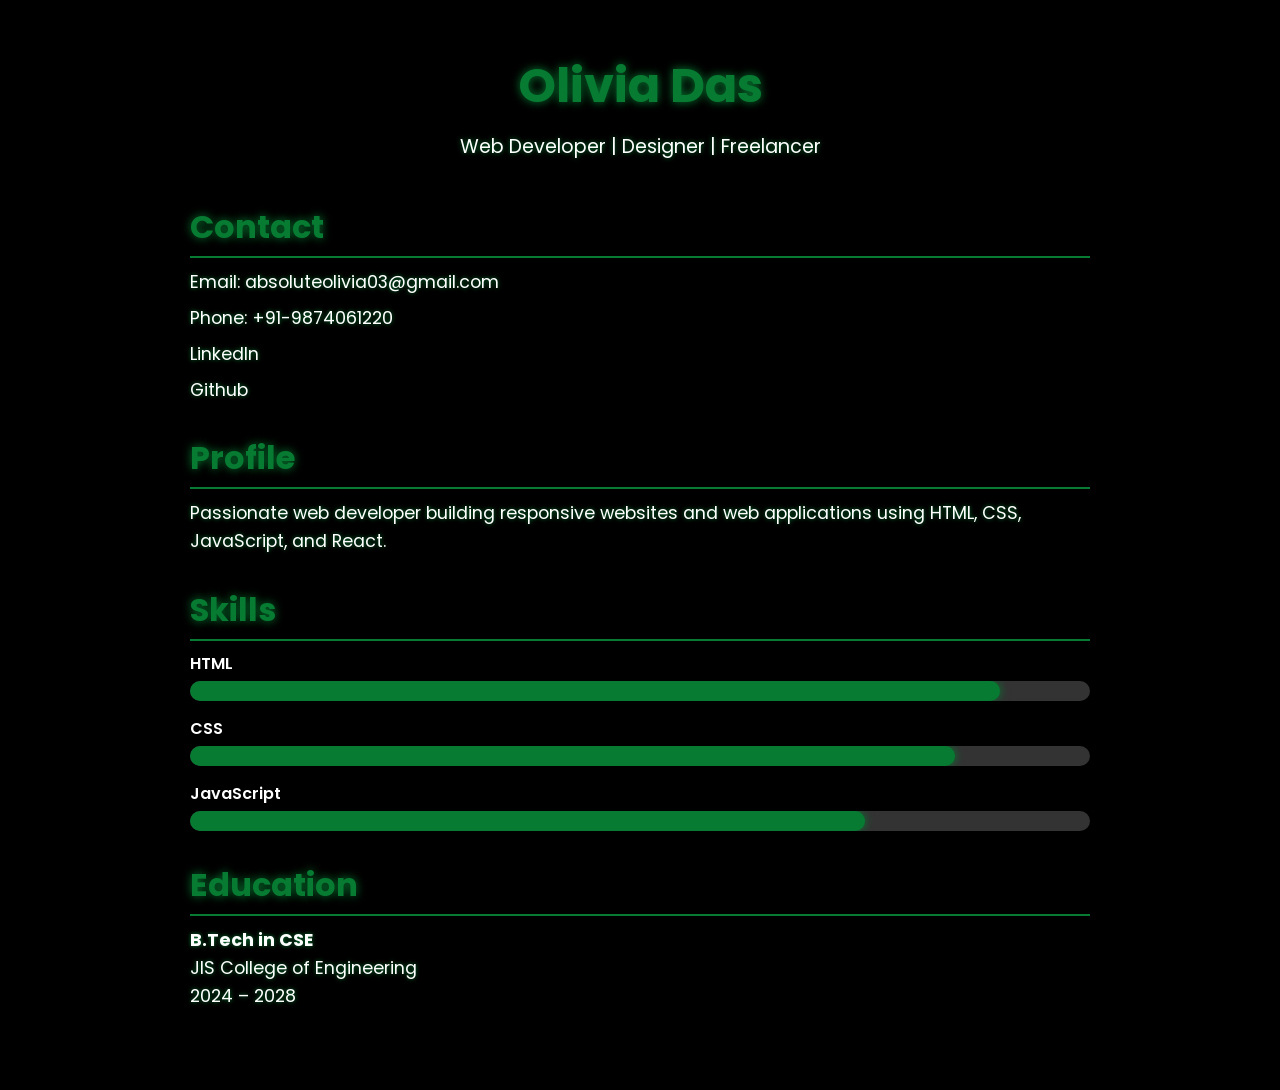
<file: Photo gallery.html>
<!DOCTYPE html>
<html lang="en">
<head>
  <meta charset="UTF-8" />
  <meta name="viewport" content="width=device-width, initial-scale=1.0"/>
  <title>My Digital Resume</title>
  <link rel="stylesheet" href="Gallery.css" />
</head>

<body>
  <div class="resume">
    <header>
      <h1>Olivia Das</h1>
      <p>Web Developer | Designer | Freelancer</p>
    </header>

    <section class="contact">
      <h2>Contact</h2>
      <ul>
        <li>Email: absoluteolivia03@gmail.com</li>
        <li>Phone: +91-9874061220</li>
        <li><a href="https://www.linkedin.com/in/olivia-das-b7b706282/">LinkedIn</a></li>
        <li><a href="https://github.com/Absoluteolivia">Github</a><li>
      </ul>
    </section>

    <section class="summary">
      <h2>Profile</h2>
      <p>
        Passionate web developer building responsive websites and web applications using HTML, CSS, JavaScript, and React.
      </p>
    </section>

    <section class="skills">
      <h2>Skills</h2>
      <div class="skill-bar">
        <label>HTML</label>
        <div class="bar"><div class="progress" style="width: 90%"></div></div>
      </div>
      <div class="skill-bar">
        <label>CSS</label>
        <div class="bar"><div class="progress" style="width: 85%"></div></div>
      </div>
      <div class="skill-bar">
        <label>JavaScript</label>
        <div class="bar"><div class="progress" style="width: 75%"></div></div>
      </div>
    </section>

   
    <section class="education">
      <h2>Education</h2>
      <p><strong>B.Tech in CSE</strong><br>JIS College of Engineering<br>2024 – 2028</p>
    </section>
  </div>
</body>
</html>
</file>
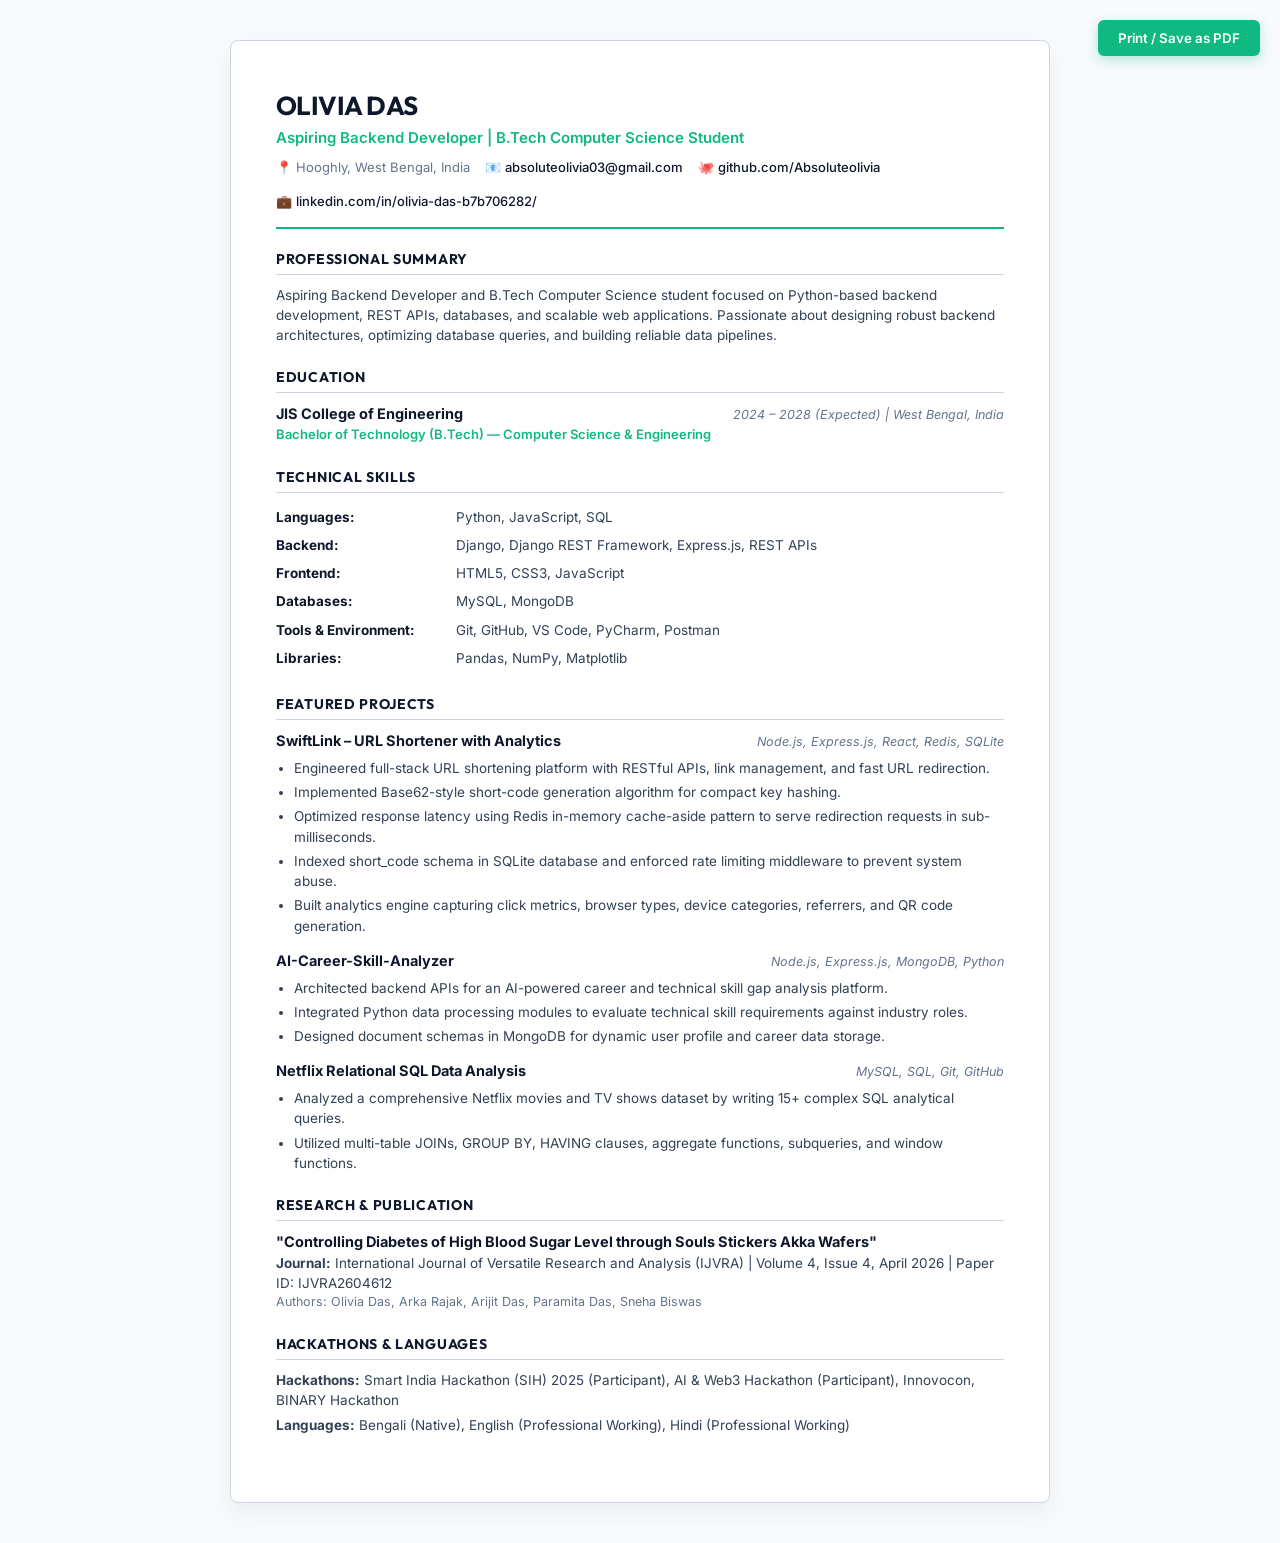
<file: resume.html>
<!DOCTYPE html>
<html lang="en">
<head>
    <meta charset="UTF-8">
    <meta name="viewport" content="width=device-width, initial-scale=1.0">
    <title>Olivia Das | Resume - Backend Developer</title>
    <link href="https://fonts.googleapis.com/css2?family=Inter:wght@300;400;500;600;700&family=Outfit:wght@600;700&display=swap" rel="stylesheet">
    <style>
        :root {
            --primary: #10b981;
            --dark: #0f172a;
            --text: #334155;
            --muted: #64748b;
            --border: #cbd5e1;
        }

        * { margin: 0; padding: 0; box-sizing: border-box; font-family: 'Inter', sans-serif; }
        body { background: #f8fafc; color: var(--text); padding: 40px 20px; line-height: 1.5; }
        
        .resume-container {
            max-width: 820px;
            margin: 0 auto;
            background: #ffffff;
            padding: 45px;
            box-shadow: 0 10px 25px rgba(0,0,0,0.05);
            border-radius: 8px;
            border: 1px solid var(--border);
        }

        .header { text-align: left; border-bottom: 2px solid var(--primary); padding-bottom: 15px; margin-bottom: 20px; }
        .header h1 { font-family: 'Outfit', sans-serif; font-size: 26px; color: var(--dark); letter-spacing: -0.02em; }
        .header h2 { font-size: 15px; color: var(--primary); font-weight: 600; margin-top: 2px; }
        .contact-info { margin-top: 8px; font-size: 13px; color: var(--muted); display: flex; flex-wrap: wrap; gap: 15px; }
        .contact-info a { color: var(--dark); text-decoration: none; font-weight: 500; }
        .contact-info a:hover { color: var(--primary); }

        .section { margin-bottom: 22px; }
        .section-title { font-family: 'Outfit', sans-serif; font-size: 14px; text-transform: uppercase; letter-spacing: 0.05em; color: var(--dark); border-bottom: 1.5px solid var(--border); padding-bottom: 4px; margin-bottom: 10px; }

        p, li { font-size: 13.5px; color: var(--text); }
        ul { padding-left: 18px; margin-top: 6px; }
        li { margin-bottom: 4px; }

        .item-header { display: flex; justify-content: space-between; align-items: baseline; }
        .item-title { font-size: 14.5px; font-weight: 700; color: var(--dark); }
        .item-sub { font-size: 13px; font-weight: 600; color: var(--primary); }
        .item-meta { font-size: 12.5px; color: var(--muted); font-style: italic; }

        .skills-table { width: 100%; border-collapse: collapse; margin-top: 6px; }
        .skills-table td { padding: 4px 0; font-size: 13.5px; vertical-align: top; }
        .skills-table td.cat { font-weight: 700; color: var(--dark); width: 180px; }

        .print-btn {
            position: fixed;
            top: 20px;
            right: 20px;
            background: var(--primary);
            color: #ffffff;
            border: none;
            padding: 10px 20px;
            font-weight: 600;
            border-radius: 6px;
            cursor: pointer;
            box-shadow: 0 4px 12px rgba(16,185,129,0.3);
        }

        @media print {
            body { padding: 0; background: #ffffff; }
            .resume-container { box-shadow: none; border: none; padding: 0; }
            .print-btn { display: none; }
        }
    </style>
</head>
<body>

<button class="print-btn" onclick="window.print()">Print / Save as PDF</button>

<div class="resume-container">
    <header class="header">
        <h1>OLIVIA DAS</h1>
        <h2>Aspiring Backend Developer | B.Tech Computer Science Student</h2>
        <div class="contact-info">
            <span>📍 Hooghly, West Bengal, India</span>
            <span>📧 <a href="mailto:absoluteolivia03@gmail.com">absoluteolivia03@gmail.com</a></span>
            <span>🐙 <a href="https://github.com/Absoluteolivia" target="_blank">github.com/Absoluteolivia</a></span>
            <span>💼 <a href="https://www.linkedin.com/in/olivia-das-b7b706282/" target="_blank">linkedin.com/in/olivia-das-b7b706282/</a></span>
        </div>
    </header>

    <section class="section">
        <h3 class="section-title">Professional Summary</h3>
        <p>
            Aspiring Backend Developer and B.Tech Computer Science student focused on Python-based backend development, REST APIs, databases, and scalable web applications. Passionate about designing robust backend architectures, optimizing database queries, and building reliable data pipelines.
        </p>
    </section>

    <section class="section">
        <h3 class="section-title">Education</h3>
        <div class="item-header">
            <div class="item-title">JIS College of Engineering</div>
            <div class="item-meta">2024 – 2028 (Expected) | West Bengal, India</div>
        </div>
        <div class="item-sub">Bachelor of Technology (B.Tech) — Computer Science & Engineering</div>
    </section>

    <section class="section">
        <h3 class="section-title">Technical Skills</h3>
        <table class="skills-table">
            <tr><td class="cat">Languages:</td><td>Python, JavaScript, SQL</td></tr>
            <tr><td class="cat">Backend:</td><td>Django, Django REST Framework, Express.js, REST APIs</td></tr>
            <tr><td class="cat">Frontend:</td><td>HTML5, CSS3, JavaScript</td></tr>
            <tr><td class="cat">Databases:</td><td>MySQL, MongoDB</td></tr>
            <tr><td class="cat">Tools & Environment:</td><td>Git, GitHub, VS Code, PyCharm, Postman</td></tr>
            <tr><td class="cat">Libraries:</td><td>Pandas, NumPy, Matplotlib</td></tr>
        </table>
    </section>

    <section class="section">
        <h3 class="section-title">Featured Projects</h3>
        
        <div style="margin-bottom: 14px;">
            <div class="item-header">
                <div class="item-title">SwiftLink – URL Shortener with Analytics</div>
                <div class="item-meta">Node.js, Express.js, React, Redis, SQLite</div>
            </div>
            <ul>
                <li>Engineered full-stack URL shortening platform with RESTful APIs, link management, and fast URL redirection.</li>
                <li>Implemented Base62-style short-code generation algorithm for compact key hashing.</li>
                <li>Optimized response latency using Redis in-memory cache-aside pattern to serve redirection requests in sub-milliseconds.</li>
                <li>Indexed short_code schema in SQLite database and enforced rate limiting middleware to prevent system abuse.</li>
                <li>Built analytics engine capturing click metrics, browser types, device categories, referrers, and QR code generation.</li>
            </ul>
        </div>

        <div style="margin-bottom: 14px;">
            <div class="item-header">
                <div class="item-title">AI-Career-Skill-Analyzer</div>
                <div class="item-meta">Node.js, Express.js, MongoDB, Python</div>
            </div>
            <ul>
                <li>Architected backend APIs for an AI-powered career and technical skill gap analysis platform.</li>
                <li>Integrated Python data processing modules to evaluate technical skill requirements against industry roles.</li>
                <li>Designed document schemas in MongoDB for dynamic user profile and career data storage.</li>
            </ul>
        </div>

        <div>
            <div class="item-header">
                <div class="item-title">Netflix Relational SQL Data Analysis</div>
                <div class="item-meta">MySQL, SQL, Git, GitHub</div>
            </div>
            <ul>
                <li>Analyzed a comprehensive Netflix movies and TV shows dataset by writing 15+ complex SQL analytical queries.</li>
                <li>Utilized multi-table JOINs, GROUP BY, HAVING clauses, aggregate functions, subqueries, and window functions.</li>
            </ul>
        </div>
    </section>

    <section class="section">
        <h3 class="section-title">Research & Publication</h3>
        <div class="item-title">"Controlling Diabetes of High Blood Sugar Level through Souls Stickers Akka Wafers"</div>
        <p><strong>Journal:</strong> International Journal of Versatile Research and Analysis (IJVRA) | Volume 4, Issue 4, April 2026 | Paper ID: IJVRA2604612</p>
        <p style="font-size: 12.5px; color: var(--muted);">Authors: Olivia Das, Arka Rajak, Arijit Das, Paramita Das, Sneha Biswas</p>
    </section>

    <section class="section">
        <h3 class="section-title">Hackathons & Languages</h3>
        <p><strong>Hackathons:</strong> Smart India Hackathon (SIH) 2025 (Participant), AI & Web3 Hackathon (Participant), Innovocon, BINARY Hackathon</p>
        <p style="margin-top: 4px;"><strong>Languages:</strong> Bengali (Native), English (Professional Working), Hindi (Professional Working)</p>
    </section>
</div>

</body>
</html>
</file>
<file: style.css>
/* ==========================================================================
   OLIVIA DAS - BACKEND DEVELOPER PORTFOLIO DESIGN SYSTEM
   ========================================================================== */

/* Design Tokens & CSS Variables */
:root {
    --bg-primary: #0b0f19;
    --bg-secondary: #111827;
    --bg-card: rgba(255, 255, 255, 0.03);
    --bg-card-hover: rgba(255, 255, 255, 0.06);
    --bg-terminal: #0f172a;
    
    --accent-emerald: #10b981;
    --accent-emerald-hover: #059669;
    --accent-emerald-glow: rgba(16, 185, 129, 0.25);
    
    --accent-cyan: #06b6d4;
    --accent-cyan-hover: #0891b2;
    --accent-cyan-glow: rgba(6, 182, 212, 0.25);
    
    --text-primary: #f8fafc;
    --text-secondary: #cbd5e1;
    --text-muted: #94a3b8;
    --text-dark: #0f172a;
    
    --border-subtle: rgba(255, 255, 255, 0.08);
    --border-hover: rgba(16, 185, 129, 0.4);
    
    --font-heading: 'Outfit', 'Inter', -apple-system, BlinkMacSystemFont, sans-serif;
    --font-body: 'Inter', -apple-system, BlinkMacSystemFont, sans-serif;
    --font-mono: 'Fira Code', monospace;

    --radius-sm: 8px;
    --radius-md: 14px;
    --radius-lg: 20px;
    --radius-full: 9999px;

    --transition-fast: 0.2s cubic-bezier(0.4, 0, 0.2, 1);
    --transition-normal: 0.3s cubic-bezier(0.4, 0, 0.2, 1);
    --transition-bounce: 0.4s cubic-bezier(0.34, 1.56, 0.64, 1);
}

/* Reset & Base Setup */
*, *::before, *::after {
    margin: 0;
    padding: 0;
    box-sizing: border-box;
}

html {
    scroll-behavior: smooth;
    font-size: 16px;
    color-scheme: dark;
    overflow-x: hidden;
    width: 100%;
}

body {
    background-color: var(--bg-primary);
    color: var(--text-primary);
    font-family: var(--font-body);
    line-height: 1.6;
    overflow-x: hidden;
    width: 100%;
    -webkit-font-smoothing: antialiased;
    -moz-osx-font-smoothing: grayscale;
}

/* Typography Utilities */
h1, h2, h3, h4, h5, h6 {
    font-family: var(--font-heading);
    font-weight: 700;
    line-height: 1.25;
    color: var(--text-primary);
}

span.highlight, h1 span, h2 span, h3 span {
    color: var(--accent-emerald);
}

p {
    color: var(--text-secondary);
}

a {
    color: inherit;
    text-decoration: none;
    transition: var(--transition-fast);
}

img, svg, video {
    max-width: 100%;
    height: auto;
}

/* Layout Utilities */
.container {
    width: 90%;
    max-width: 1240px;
    margin: 0 auto;
    padding: 0 15px;
}

.section {
    padding: 90px 0;
}

.section-title {
    margin-bottom: 50px;
}

.section-title h2 {
    font-size: clamp(1.8rem, 4vw, 2.75rem);
    letter-spacing: -0.02em;
    margin-bottom: 10px;
}

.section-subtitle {
    font-size: 1.05rem;
    color: var(--text-muted);
    max-width: 600px;
    margin: 0 auto;
}

.text-center {
    text-align: center;
}

/* Glassmorphism Card Style */
.glass-card {
    background: var(--bg-card);
    border: 1px solid var(--border-subtle);
    backdrop-filter: blur(16px);
    -webkit-backdrop-filter: blur(16px);
    border-radius: var(--radius-md);
    padding: 30px;
    transition: var(--transition-normal);
}

.glass-card:hover {
    background: var(--bg-card-hover);
    border-color: var(--border-hover);
    transform: translateY(-4px);
    box-shadow: 0 12px 30px -10px var(--accent-emerald-glow);
}

/* Buttons */
.btn {
    display: inline-flex;
    align-items: center;
    justify-content: center;
    gap: 10px;
    padding: 12px 24px;
    font-family: var(--font-heading);
    font-size: 0.95rem;
    font-weight: 600;
    border-radius: var(--radius-sm);
    cursor: pointer;
    border: 1px solid transparent;
    transition: var(--transition-normal);
    min-height: 46px;
    touch-action: manipulation;
}

.btn-primary {
    background: var(--accent-emerald);
    color: var(--text-dark);
}

.btn-primary:hover {
    background: var(--accent-emerald-hover);
    transform: translateY(-2px);
    box-shadow: 0 8px 20px var(--accent-emerald-glow);
}

.btn-outline {
    background: transparent;
    border-color: var(--accent-emerald);
    color: var(--accent-emerald);
}

.btn-outline:hover {
    background: var(--accent-emerald);
    color: var(--text-dark);
    transform: translateY(-2px);
}

.btn-secondary {
    background: rgba(255, 255, 255, 0.06);
    border-color: var(--border-subtle);
    color: var(--text-primary);
}

.btn-secondary:hover {
    background: rgba(255, 255, 255, 0.12);
    border-color: var(--accent-emerald);
    color: var(--accent-emerald);
}

.btn-block {
    width: 100%;
}

/* ==========================================================================
   HEADER & NAVIGATION
   ========================================================================== */
header {
    position: sticky;
    top: 0;
    left: 0;
    width: 100%;
    z-index: 1000;
    background: rgba(11, 15, 25, 0.9);
    backdrop-filter: blur(20px);
    -webkit-backdrop-filter: blur(20px);
    border-bottom: 1px solid var(--border-subtle);
    transition: var(--transition-normal);
}

.navbar {
    display: flex;
    justify-content: space-between;
    align-items: center;
    height: 76px;
    width: 90%;
    max-width: 1240px;
    margin: 0 auto;
}

.logo {
    font-family: var(--font-heading);
    font-size: 1.6rem;
    font-weight: 800;
    color: var(--text-primary);
    letter-spacing: -0.03em;
}

.logo span {
    color: var(--accent-emerald);
}

.nav-links {
    display: flex;
    list-style: none;
    gap: 32px;
    align-items: center;
}

.nav-link {
    font-size: 0.95rem;
    font-weight: 500;
    color: var(--text-secondary);
    padding: 6px 0;
    position: relative;
}

.nav-link::after {
    content: '';
    position: absolute;
    bottom: -2px;
    left: 0;
    width: 0;
    height: 2px;
    background-color: var(--accent-emerald);
    transition: var(--transition-normal);
    border-radius: var(--radius-full);
}

.nav-link:hover, .nav-link.active {
    color: var(--accent-emerald);
}

.nav-link:hover::after, .nav-link.active::after {
    width: 100%;
}

/* Mobile Nav Toggle */
.mobile-toggle {
    display: none;
    background: transparent;
    border: none;
    color: var(--text-primary);
    font-size: 1.5rem;
    cursor: pointer;
    padding: 8px;
    min-height: 48px;
    min-width: 48px;
    align-items: center;
    justify-content: center;
}

.nav-overlay {
    display: none;
    position: fixed;
    top: 0;
    left: 0;
    width: 100vw;
    height: 100vh;
    background: rgba(0, 0, 0, 0.75);
    backdrop-filter: blur(4px);
    z-index: 1000;
    opacity: 0;
    transition: opacity var(--transition-normal);
}

/* ==========================================================================
   HERO SECTION
   ========================================================================== */
.hero {
    padding: 80px 0 100px;
    min-height: calc(100vh - 76px);
    display: flex;
    align-items: center;
    position: relative;
    overflow: hidden;
}

.hero::before {
    content: '';
    position: absolute;
    top: -10%;
    right: -10%;
    width: 500px;
    height: 500px;
    background: radial-gradient(circle, var(--accent-emerald-glow) 0%, transparent 70%);
    z-index: 0;
    pointer-events: none;
}

.hero-container {
    display: grid;
    grid-template-columns: 1.15fr 0.85fr;
    gap: 40px;
    align-items: center;
    position: relative;
    z-index: 1;
    width: 90%;
    max-width: 1240px;
    margin: 0 auto;
}

.badge-tag {
    display: inline-flex;
    align-items: center;
    gap: 8px;
    background: rgba(16, 185, 129, 0.1);
    border: 1px solid rgba(16, 185, 129, 0.3);
    color: var(--accent-emerald);
    padding: 6px 14px;
    border-radius: var(--radius-full);
    font-size: 0.85rem;
    font-weight: 600;
    margin-bottom: 20px;
}

.pulse-dot {
    width: 8px;
    height: 8px;
    background: var(--accent-emerald);
    border-radius: 50%;
    box-shadow: 0 0 0 0 rgba(16, 185, 129, 0.7);
    animation: pulse 2s infinite;
}

@keyframes pulse {
    0% { box-shadow: 0 0 0 0 rgba(16, 185, 129, 0.7); }
    70% { box-shadow: 0 0 0 8px rgba(16, 185, 129, 0); }
    100% { box-shadow: 0 0 0 0 rgba(16, 185, 129, 0); }
}

.hero-greeting {
    font-size: 1.25rem;
    color: var(--text-muted);
    font-weight: 500;
    margin-bottom: 5px;
}

.hero-name {
    font-size: clamp(2.2rem, 5.5vw, 4.2rem);
    letter-spacing: -0.03em;
    margin-bottom: 10px;
}

.hero-title {
    font-size: clamp(1.2rem, 2.8vw, 2.1rem);
    color: var(--text-secondary);
    font-weight: 600;
    min-height: 2.4rem;
    margin-bottom: 20px;
}

.typing {
    color: var(--accent-emerald);
    font-family: var(--font-mono);
}

.cursor {
    display: inline-block;
    width: 3px;
    background-color: var(--accent-emerald);
    animation: blink 1s infinite;
}

@keyframes blink {
    0%, 50% { opacity: 1; }
    51%, 100% { opacity: 0; }
}

.hero-bio {
    font-size: 1.1rem;
    color: var(--text-secondary);
    line-height: 1.7;
    margin-bottom: 35px;
    max-width: 580px;
}

.hero-actions {
    display: flex;
    flex-wrap: wrap;
    gap: 15px;
    margin-bottom: 35px;
}

.social-links {
    display: flex;
    gap: 14px;
    margin-bottom: 30px;
}

.social-links a {
    width: 44px;
    height: 44px;
    border-radius: 50%;
    background: rgba(255, 255, 255, 0.05);
    border: 1px solid var(--border-subtle);
    display: flex;
    align-items: center;
    justify-content: center;
    color: var(--text-secondary);
    font-size: 1.1rem;
    transition: var(--transition-normal);
}

.social-links a:hover {
    background: var(--accent-emerald);
    color: var(--text-dark);
    border-color: var(--accent-emerald);
    transform: translateY(-3px);
}

.key-tech-pills {
    display: flex;
    flex-wrap: wrap;
    gap: 10px;
}

.pill {
    background: rgba(255, 255, 255, 0.04);
    border: 1px solid var(--border-subtle);
    padding: 6px 14px;
    border-radius: var(--radius-full);
    font-size: 0.85rem;
    color: var(--text-muted);
    display: flex;
    align-items: center;
    gap: 8px;
}

.pill i {
    color: var(--accent-emerald);
}

/* Developer Visual Card & Terminal */
.hero-visual {
    width: 100%;
}

.visual-card-wrapper {
    display: flex;
    flex-direction: column;
    gap: 20px;
}

.profile-header-box {
    display: flex;
    align-items: center;
    gap: 20px;
    background: var(--bg-card);
    border: 1px solid var(--border-subtle);
    padding: 16px 20px;
    border-radius: var(--radius-md);
    backdrop-filter: blur(12px);
}

.profile-img-ring {
    position: relative;
    width: 72px;
    height: 72px;
    border-radius: 50%;
    padding: 3px;
    background: linear-gradient(135deg, var(--accent-emerald), var(--accent-cyan));
    flex-shrink: 0;
}

.profile-img {
    width: 100%;
    height: 100%;
    border-radius: 50%;
    object-fit: cover;
    background-color: var(--bg-primary);
}

.profile-info-mini h4 {
    font-size: 1.15rem;
}

.profile-info-mini p {
    font-size: 0.88rem;
    color: var(--text-muted);
}

.terminal-card {
    background: var(--bg-terminal);
    border: 1px solid var(--border-subtle);
    border-radius: var(--radius-md);
    overflow: hidden;
    box-shadow: 0 20px 40px rgba(0, 0, 0, 0.5);
}

.terminal-header {
    background: rgba(255, 255, 255, 0.03);
    padding: 10px 16px;
    display: flex;
    align-items: center;
    border-bottom: 1px solid var(--border-subtle);
}

.terminal-dots {
    display: flex;
    gap: 6px;
}

.dot {
    width: 10px;
    height: 10px;
    border-radius: 50%;
}
.dot.red { background: #ef4444; }
.dot.yellow { background: #f59e0b; }
.dot.green { background: #10b981; }

.terminal-title {
    margin: 0 auto;
    font-family: var(--font-mono);
    font-size: 0.8rem;
    color: var(--text-muted);
}

.terminal-tabs {
    display: flex;
    background: rgba(0, 0, 0, 0.3);
    border-bottom: 1px solid var(--border-subtle);
    overflow-x: auto;
    -webkit-overflow-scrolling: touch;
}

.term-tab {
    flex: 1;
    padding: 8px 12px;
    background: transparent;
    border: none;
    border-bottom: 2px solid transparent;
    color: var(--text-muted);
    font-family: var(--font-mono);
    font-size: 0.78rem;
    cursor: pointer;
    transition: var(--transition-fast);
    white-space: nowrap;
}

.term-tab.active {
    color: var(--accent-emerald);
    border-bottom-color: var(--accent-emerald);
    background: rgba(16, 185, 129, 0.05);
}

.terminal-body {
    padding: 18px;
    min-height: 190px;
    font-family: var(--font-mono);
    font-size: 0.85rem;
    overflow-x: auto;
}

.term-content {
    display: none;
}

.term-content.active {
    display: block;
}

.term-line {
    margin-bottom: 8px;
    line-height: 1.5;
    word-break: break-all;
}

.cmd-prompt {
    color: var(--accent-emerald);
    font-weight: 600;
    margin-right: 8px;
}

.status-line {
    color: var(--accent-cyan);
    font-size: 0.8rem;
}

.http-status { color: #10b981; font-weight: 600; }
.latency { color: #f59e0b; font-size: 0.75rem; margin-left: 10px; }

pre {
    margin: 0;
    white-space: pre-wrap;
    word-break: break-word;
    overflow-x: auto;
}

.json-code .key { color: #38bdf8; }
.json-code .str { color: #34d399; }

.sql-code .kw { color: #f472b6; font-weight: 600; }
.sql-code .str { color: #34d399; }
.sql-code .comment { color: #64748b; font-style: italic; }

.term-content .output { color: var(--text-secondary); margin-left: 15px; }

/* ==========================================================================
   ABOUT SECTION
   ========================================================================== */
.about-grid {
    display: grid;
    grid-template-columns: 1.1fr 0.9fr;
    gap: 30px;
    align-items: start;
}

.about-bio-card p {
    font-size: 1.05rem;
    line-height: 1.8;
    margin-bottom: 18px;
}

.about-bio-card p:last-child {
    margin-bottom: 0;
}

.about-bio-card span {
    color: var(--accent-emerald);
    font-weight: 600;
}

.about-highlights-grid {
    display: grid;
    grid-template-columns: repeat(2, 1fr);
    gap: 20px;
}

.highlight-card {
    padding: 24px 20px;
}

.card-icon {
    font-size: 1.8rem;
    color: var(--accent-emerald);
    margin-bottom: 14px;
}

.highlight-card h4 {
    font-size: 1.05rem;
    margin-bottom: 4px;
}

.highlight-title {
    font-size: 0.95rem;
    font-weight: 600;
    color: var(--text-primary);
}

.highlight-sub {
    font-size: 0.85rem;
    color: var(--text-muted);
}

/* ==========================================================================
   SKILLS SECTION
   ========================================================================== */
.skills-grid {
    display: grid;
    grid-template-columns: repeat(3, 1fr);
    gap: 25px;
}

.skill-category-card {
    position: relative;
    overflow: hidden;
}

.featured-category {
    border-color: rgba(16, 185, 129, 0.4);
    box-shadow: 0 0 25px rgba(16, 185, 129, 0.1);
}

.featured-ribbon {
    position: absolute;
    top: 15px;
    right: -30px;
    background: var(--accent-emerald);
    color: var(--text-dark);
    font-size: 0.65rem;
    font-weight: 800;
    padding: 4px 30px;
    transform: rotate(45deg);
    letter-spacing: 0.05em;
}

.category-header {
    display: flex;
    align-items: center;
    gap: 12px;
    margin-bottom: 22px;
    border-bottom: 1px solid var(--border-subtle);
    padding-bottom: 14px;
}

.category-icon {
    font-size: 1.4rem;
    color: var(--accent-emerald);
}

.category-header h3 {
    font-size: 1.1rem;
    letter-spacing: 0.05em;
}

.skill-badges {
    display: flex;
    flex-wrap: wrap;
    gap: 10px;
}

.skill-badge {
    display: inline-flex;
    align-items: center;
    gap: 8px;
    background: rgba(255, 255, 255, 0.05);
    border: 1px solid var(--border-subtle);
    padding: 8px 14px;
    border-radius: var(--radius-sm);
    font-size: 0.9rem;
    color: var(--text-primary);
    transition: var(--transition-fast);
}

.skill-badge i {
    color: var(--accent-emerald);
    font-size: 1.05rem;
}

.skill-badge:hover {
    background: rgba(16, 185, 129, 0.15);
    border-color: var(--accent-emerald);
    transform: translateY(-2px);
}

/* ==========================================================================
   PROJECTS SECTION
   ========================================================================== */
.projects-wrapper {
    display: flex;
    flex-direction: column;
    gap: 30px;
}

.featured-project-card {
    border: 1px solid rgba(16, 185, 129, 0.4);
    background: linear-gradient(135deg, rgba(16, 185, 129, 0.03), rgba(6, 182, 212, 0.03));
    position: relative;
    padding: 35px;
}

.featured-badge {
    display: inline-flex;
    align-items: center;
    gap: 6px;
    background: var(--accent-emerald);
    color: var(--text-dark);
    font-size: 0.75rem;
    font-weight: 800;
    padding: 4px 12px;
    border-radius: var(--radius-full);
    margin-bottom: 20px;
    letter-spacing: 0.05em;
}

.project-header h3 {
    font-size: 1.6rem;
    margin-bottom: 12px;
}

.project-tech-stack {
    display: flex;
    flex-wrap: wrap;
    gap: 8px;
    margin-bottom: 18px;
}

.tech-tag {
    background: rgba(16, 185, 129, 0.12);
    color: var(--accent-emerald);
    border: 1px solid rgba(16, 185, 129, 0.3);
    padding: 4px 12px;
    border-radius: var(--radius-full);
    font-size: 0.8rem;
    font-weight: 600;
}

.project-desc {
    font-size: 1.05rem;
    margin-bottom: 25px;
    line-height: 1.7;
}

.highlights-box {
    background: rgba(0, 0, 0, 0.25);
    border: 1px solid var(--border-subtle);
    border-radius: var(--radius-sm);
    padding: 20px;
    margin-bottom: 25px;
}

.highlights-box h4 {
    font-size: 0.95rem;
    color: var(--accent-emerald);
    margin-bottom: 12px;
}

.highlights-list {
    list-style: none;
    display: grid;
    grid-template-columns: repeat(2, 1fr);
    gap: 10px 20px;
}

.highlights-list li {
    font-size: 0.9rem;
    color: var(--text-secondary);
    display: flex;
    align-items: flex-start;
    gap: 8px;
}

.highlights-list li i {
    color: var(--accent-emerald);
    font-size: 0.85rem;
    margin-top: 4px;
}

.project-actions {
    display: flex;
    flex-wrap: wrap;
    gap: 15px;
}

.projects-grid {
    display: grid;
    grid-template-columns: repeat(2, 1fr);
    gap: 25px;
}

.projects-grid .highlights-list {
    grid-template-columns: 1fr;
}

/* Modal Architecture Case Study */
.modal-backdrop {
    display: none;
    position: fixed;
    top: 0;
    left: 0;
    width: 100vw;
    height: 100vh;
    background: rgba(0, 0, 0, 0.85);
    backdrop-filter: blur(8px);
    z-index: 2000;
    align-items: center;
    justify-content: center;
    padding: 15px;
    opacity: 0;
    transition: opacity var(--transition-normal);
}

.modal-backdrop.active {
    display: flex;
    opacity: 1;
}

.modal-container {
    width: 100%;
    max-width: 760px;
    max-height: 90vh;
    overflow-y: auto;
    background: #0f172a;
    border-color: var(--accent-emerald);
    padding: 30px;
    border-radius: var(--radius-md);
}

.modal-header {
    display: flex;
    justify-content: space-between;
    align-items: center;
    border-bottom: 1px solid var(--border-subtle);
    padding-bottom: 15px;
    margin-bottom: 20px;
}

.modal-header h3 {
    font-size: 1.3rem;
    color: var(--accent-emerald);
    display: flex;
    align-items: center;
    gap: 10px;
}

.modal-close {
    background: transparent;
    border: none;
    color: var(--text-muted);
    font-size: 1.8rem;
    cursor: pointer;
    transition: var(--transition-fast);
    line-height: 1;
}

.modal-close:hover {
    color: var(--accent-emerald);
}

.arch-section {
    margin-bottom: 25px;
}

.arch-section h4 {
    font-size: 1.05rem;
    margin-bottom: 10px;
    color: var(--text-primary);
}

.arch-section p {
    font-size: 0.95rem;
    margin-bottom: 10px;
}

.arch-diagram-box {
    background: rgba(0, 0, 0, 0.4);
    border: 1px solid var(--border-subtle);
    border-radius: var(--radius-sm);
    padding: 20px;
    margin-bottom: 25px;
}

.arch-diagram-box h4 {
    font-size: 1rem;
    margin-bottom: 15px;
}

.diagram-flow {
    display: flex;
    align-items: center;
    justify-content: space-between;
    gap: 10px;
    flex-wrap: wrap;
}

.flow-step {
    background: rgba(255, 255, 255, 0.05);
    border: 1px solid var(--border-subtle);
    padding: 12px 16px;
    border-radius: var(--radius-sm);
    text-align: center;
    display: flex;
    flex-direction: column;
    align-items: center;
    gap: 4px;
    font-size: 0.85rem;
    font-weight: 600;
}

.flow-step.highlight {
    border-color: var(--accent-emerald);
    background: rgba(16, 185, 129, 0.1);
}

.flow-step.cache {
    border-color: #f59e0b;
    background: rgba(245, 158, 11, 0.1);
}

.flow-step.db {
    border-color: var(--accent-cyan);
    background: rgba(6, 182, 212, 0.1);
}

.flow-step small {
    font-size: 0.72rem;
    color: var(--text-muted);
    font-weight: normal;
}

.flow-arrow {
    color: var(--accent-emerald);
    font-size: 1.1rem;
}

.flow-split {
    display: flex;
    flex-direction: column;
    gap: 10px;
}

.arch-tech-grid {
    display: grid;
    grid-template-columns: repeat(3, 1fr);
    gap: 15px;
}

.arch-tech-item {
    background: rgba(255, 255, 255, 0.03);
    border: 1px solid var(--border-subtle);
    padding: 14px;
    border-radius: var(--radius-sm);
}

.arch-tech-item strong {
    display: block;
    font-size: 0.88rem;
    color: var(--accent-emerald);
    margin-bottom: 4px;
}

.arch-tech-item span {
    font-size: 0.8rem;
    color: var(--text-muted);
}

/* ==========================================================================
   EDUCATION & PUBLICATION SECTION
   ========================================================================== */
.education-card {
    display: flex;
    align-items: center;
    gap: 30px;
    max-width: 800px;
    margin: 0 auto;
}

.edu-icon {
    font-size: 3rem;
    color: var(--accent-emerald);
    background: rgba(16, 185, 129, 0.1);
    width: 80px;
    height: 80px;
    border-radius: 50%;
    display: flex;
    align-items: center;
    justify-content: center;
    flex-shrink: 0;
}

.edu-details h3 {
    font-size: 1.4rem;
    margin-bottom: 4px;
}

.edu-details h4 {
    font-size: 1.1rem;
    color: var(--accent-emerald);
    font-weight: 500;
    margin-bottom: 10px;
}

.edu-meta {
    display: flex;
    gap: 20px;
    font-size: 0.9rem;
    color: var(--text-muted);
}

.meta-item {
    display: flex;
    align-items: center;
    gap: 6px;
}

.publication-card {
    max-width: 860px;
    margin: 0 auto;
    position: relative;
}

.pub-badge {
    display: inline-flex;
    align-items: center;
    gap: 8px;
    background: rgba(16, 185, 129, 0.15);
    border: 1px solid var(--accent-emerald);
    color: var(--accent-emerald);
    font-size: 0.8rem;
    font-weight: 700;
    padding: 6px 14px;
    border-radius: var(--radius-full);
    margin-bottom: 18px;
}

.pub-title {
    font-size: 1.35rem;
    line-height: 1.5;
    margin-bottom: 12px;
}

.pub-journal {
    font-size: 1.05rem;
    color: var(--accent-emerald);
    margin-bottom: 15px;
}

.pub-details-grid {
    display: flex;
    flex-wrap: wrap;
    gap: 25px;
    background: rgba(0, 0, 0, 0.25);
    padding: 14px 20px;
    border-radius: var(--radius-sm);
    font-size: 0.9rem;
    color: var(--text-secondary);
    margin-bottom: 18px;
}

.pub-authors {
    font-size: 0.95rem;
    color: var(--text-muted);
    margin-bottom: 25px;
}

/* ==========================================================================
   HACKATHONS & LANGUAGES SECTION
   ========================================================================== */
.hackathons-grid {
    display: grid;
    grid-template-columns: repeat(4, 1fr);
    gap: 20px;
}

.hackathon-card {
    text-align: center;
    padding: 30px 20px;
}

.hack-icon {
    font-size: 2.2rem;
    color: var(--accent-emerald);
    margin-bottom: 15px;
}

.hackathon-card h3 {
    font-size: 1.05rem;
    margin-bottom: 10px;
}

.hack-badge {
    display: inline-block;
    background: rgba(255, 255, 255, 0.05);
    border: 1px solid var(--border-subtle);
    color: var(--text-muted);
    font-size: 0.78rem;
    padding: 4px 12px;
    border-radius: var(--radius-full);
}

.languages-grid {
    display: grid;
    grid-template-columns: repeat(3, 1fr);
    gap: 20px;
    max-width: 900px;
    margin: 0 auto;
}

.lang-card {
    text-align: center;
    padding: 24px;
}

.lang-card i {
    font-size: 2rem;
    color: var(--accent-emerald);
    margin-bottom: 10px;
}

.lang-card h4 {
    font-size: 1.1rem;
    margin-bottom: 4px;
}

.lang-card p {
    font-size: 0.85rem;
    color: var(--text-muted);
}

/* ==========================================================================
   CONTACT SECTION
   ========================================================================== */
.contact-grid {
    display: grid;
    grid-template-columns: 0.9fr 1.1fr;
    gap: 35px;
}

.contact-info-cards {
    display: flex;
    flex-direction: column;
    gap: 18px;
}

.contact-card {
    display: flex;
    align-items: center;
    gap: 18px;
    padding: 20px;
}

.contact-card:hover h4 {
    color: var(--accent-emerald);
}

.contact-icon {
    width: 50px;
    height: 50px;
    border-radius: 50%;
    background: rgba(16, 185, 129, 0.1);
    border: 1px solid rgba(16, 185, 129, 0.3);
    display: flex;
    align-items: center;
    justify-content: center;
    color: var(--accent-emerald);
    font-size: 1.2rem;
    flex-shrink: 0;
}

.contact-card h4 {
    font-size: 1rem;
    margin-bottom: 2px;
}

.contact-card p {
    font-size: 0.9rem;
    color: var(--text-muted);
    word-break: break-all;
}

.contact-form-wrapper h3 {
    font-size: 1.3rem;
    margin-bottom: 20px;
    display: flex;
    align-items: center;
    gap: 10px;
}

.form-group {
    margin-bottom: 18px;
    display: flex;
    flex-direction: column;
    gap: 6px;
}

.form-group label {
    font-size: 0.88rem;
    font-weight: 500;
    color: var(--text-secondary);
}

.form-group input,
.form-group textarea {
    width: 100%;
    background: rgba(0, 0, 0, 0.3);
    border: 1px solid var(--border-subtle);
    border-radius: var(--radius-sm);
    padding: 12px 16px;
    color: var(--text-primary);
    font-family: var(--font-body);
    font-size: 1rem; /* 16px minimum prevents iOS Safari auto-zoom */
    outline: none;
    transition: var(--transition-fast);
}

.form-group input:focus,
.form-group textarea:focus {
    border-color: var(--accent-emerald);
    box-shadow: 0 0 0 3px rgba(16, 185, 129, 0.15);
}

.error-msg {
    font-size: 0.78rem;
    color: #ef4444;
    display: none;
}

.form-group.error .error-msg {
    display: block;
}

.form-group.error input,
.form-group.error textarea {
    border-color: #ef4444;
}

.form-status {
    margin-top: 15px;
    font-size: 0.9rem;
    text-align: center;
    display: none;
    padding: 10px;
    border-radius: var(--radius-sm);
}

.form-status.success {
    display: block;
    background: rgba(16, 185, 129, 0.15);
    color: var(--accent-emerald);
    border: 1px solid var(--accent-emerald);
}

/* ==========================================================================
   FOOTER & BACK TO TOP
   ========================================================================== */
.footer {
    background: #070a12;
    border-top: 1px solid var(--border-subtle);
    padding: 40px 0;
}

.footer-container {
    display: flex;
    justify-content: space-between;
    align-items: center;
    flex-wrap: wrap;
    gap: 20px;
}

.footer-brand h3 {
    font-size: 1.3rem;
    color: var(--text-primary);
}

.footer-brand p {
    font-size: 0.88rem;
    color: var(--text-muted);
}

.footer-social {
    display: flex;
    gap: 15px;
}

.footer-social a {
    color: var(--text-muted);
    font-size: 1.1rem;
    transition: var(--transition-fast);
}

.footer-social a:hover {
    color: var(--accent-emerald);
}

.footer-copyright p {
    font-size: 0.85rem;
    color: var(--text-muted);
}

.top-btn {
    position: fixed;
    bottom: 30px;
    right: 30px;
    width: 48px;
    height: 48px;
    border-radius: 50%;
    background: var(--accent-emerald);
    color: var(--text-dark);
    border: none;
    font-size: 1.1rem;
    cursor: pointer;
    display: flex;
    align-items: center;
    justify-content: center;
    box-shadow: 0 4px 15px var(--accent-emerald-glow);
    z-index: 900;
    opacity: 0;
    visibility: hidden;
    transition: var(--transition-normal);
}

.top-btn.visible {
    opacity: 1;
    visibility: visible;
}

.top-btn:hover {
    background: var(--accent-emerald-hover);
    transform: translateY(-4px);
}

/* ==========================================================================
   RESPONSIVE MEDIA QUERIES (DESKTOP, TABLET, MOBILE)
   ========================================================================== */

/* Laptop & Desktop (1024px) */
@media screen and (max-width: 1024px) {
    .hero-container {
        grid-template-columns: 1fr;
        gap: 40px;
        text-align: center;
    }

    .hero-bio {
        margin: 0 auto 30px;
    }

    .hero-actions, .social-links, .key-tech-pills {
        justify-content: center;
    }

    .hero-visual {
        max-width: 600px;
        margin: 0 auto;
    }

    .about-grid, .contact-grid {
        grid-template-columns: 1fr;
    }

    .skills-grid {
        grid-template-columns: repeat(2, 1fr);
    }

    .hackathons-grid {
        grid-template-columns: repeat(2, 1fr);
    }
}

/* Tablet (768px and under) */
@media screen and (max-width: 768px) {
    .container {
        width: 93%;
        padding: 0 10px;
    }

    .section {
        padding: 60px 0;
    }

    .section-title {
        margin-bottom: 35px;
    }

    .glass-card {
        padding: 22px 18px;
    }

    .featured-project-card {
        padding: 24px 18px;
    }

    .mobile-toggle {
        display: flex;
    }

    .nav-links {
        position: fixed;
        top: 0;
        right: -100%;
        width: 290px;
        max-width: 85vw;
        height: 100vh;
        background: #0b0f19;
        border-left: 1px solid var(--border-subtle);
        flex-direction: column;
        justify-content: center;
        gap: 22px;
        padding: 40px 30px;
        z-index: 1001;
        transition: right var(--transition-normal);
        box-shadow: -10px 0 30px rgba(0, 0, 0, 0.8);
    }

    .nav-links.active {
        right: 0;
    }

    .nav-overlay.active {
        display: block;
        opacity: 1;
    }

    .about-highlights-grid {
        grid-template-columns: 1fr;
        gap: 16px;
    }

    .skills-grid, .projects-grid {
        grid-template-columns: 1fr;
        gap: 20px;
    }

    .highlights-list {
        grid-template-columns: 1fr;
        gap: 8px;
    }

    .diagram-flow {
        flex-direction: column;
        gap: 12px;
    }

    .flow-arrow {
        transform: rotate(90deg);
    }

    .arch-tech-grid {
        grid-template-columns: 1fr;
        gap: 10px;
    }

    .education-card {
        flex-direction: column;
        text-align: center;
        padding: 25px 20px;
        gap: 20px;
    }

    .edu-meta {
        justify-content: center;
        flex-wrap: wrap;
        gap: 10px;
    }

    .languages-grid {
        grid-template-columns: 1fr;
        gap: 16px;
    }

    .footer-container {
        flex-direction: column;
        text-align: center;
        gap: 15px;
    }
}

/* Small Mobile (480px, 390px, 375px, 360px, 320px) */
@media screen and (max-width: 480px) {
    .container {
        width: 95%;
        padding: 0 8px;
    }

    .section {
        padding: 45px 0;
    }

    .hero {
        padding: 30px 0 45px;
        min-height: auto;
    }

    .hero-greeting {
        font-size: 1.05rem;
    }

    .hero-name {
        font-size: 2.1rem;
    }

    .hero-title {
        font-size: 1.1rem;
        min-height: auto;
        margin-bottom: 15px;
    }

    .hero-bio {
        font-size: 0.92rem;
        line-height: 1.6;
        margin-bottom: 22px;
    }

    .badge-tag {
        font-size: 0.76rem;
        padding: 5px 12px;
    }

    .hero-actions {
        flex-direction: column;
        gap: 10px;
        width: 100%;
    }

    .hero-actions .btn {
        width: 100%;
        padding: 13px 18px;
    }

    .key-tech-pills {
        gap: 6px;
    }

    .pill {
        font-size: 0.76rem;
        padding: 5px 10px;
    }

    .social-links {
        gap: 10px;
        margin-bottom: 22px;
    }

    .social-links a {
        width: 40px;
        height: 40px;
        font-size: 1rem;
    }

    .profile-header-box {
        padding: 12px 14px;
        gap: 14px;
    }

    .profile-img-ring {
        width: 54px;
        height: 54px;
    }

    .profile-info-mini h4 {
        font-size: 1rem;
    }

    .profile-info-mini p {
        font-size: 0.78rem;
    }

    .terminal-header {
        padding: 8px 12px;
    }

    .terminal-title {
        font-size: 0.72rem;
    }

    .terminal-tabs {
        font-size: 0.7rem;
    }

    .term-tab {
        padding: 7px 8px;
        font-size: 0.7rem;
    }

    .terminal-body {
        font-size: 0.75rem;
        padding: 12px 10px;
    }

    .glass-card {
        padding: 18px 14px;
    }

    .featured-project-card {
        padding: 18px 14px;
    }

    .featured-badge {
        font-size: 0.68rem;
        padding: 3px 10px;
    }

    .project-header h3 {
        font-size: 1.25rem;
    }

    .project-desc {
        font-size: 0.92rem;
        margin-bottom: 18px;
    }

    .highlights-box {
        padding: 12px 10px;
        margin-bottom: 18px;
    }

    .highlights-box h4 {
        font-size: 0.88rem;
    }

    .highlights-list li {
        font-size: 0.82rem;
    }

    .project-actions {
        flex-direction: column;
        gap: 10px;
        width: 100%;
    }

    .project-actions .btn {
        width: 100%;
    }

    .hackathons-grid {
        grid-template-columns: 1fr;
        gap: 14px;
    }

    .hackathon-card {
        padding: 20px 14px;
    }

    .hack-icon {
        font-size: 1.8rem;
        margin-bottom: 10px;
    }

    .pub-title {
        font-size: 1.1rem;
    }

    .pub-journal {
        font-size: 0.92rem;
    }

    .pub-details-grid {
        flex-direction: column;
        gap: 6px;
        padding: 10px 12px;
        font-size: 0.82rem;
    }

    .pub-authors {
        font-size: 0.85rem;
    }

    .edu-icon {
        width: 56px;
        height: 56px;
        font-size: 1.8rem;
    }

    .edu-details h3 {
        font-size: 1.15rem;
    }

    .edu-details h4 {
        font-size: 0.92rem;
    }

    .edu-meta {
        font-size: 0.8rem;
        flex-direction: column;
        gap: 4px;
    }

    .contact-card {
        padding: 14px 12px;
        gap: 12px;
    }

    .contact-icon {
        width: 42px;
        height: 42px;
        font-size: 1rem;
    }

    .contact-card h4 {
        font-size: 0.92rem;
    }

    .contact-card p {
        font-size: 0.8rem;
    }

    .form-group input,
    .form-group textarea {
        font-size: 16px; /* Prevents auto-zoom on iOS Safari */
        padding: 10px 12px;
    }

    .top-btn {
        bottom: 15px;
        right: 15px;
        width: 40px;
        height: 40px;
        font-size: 0.95rem;
    }

    .modal-container {
        padding: 16px 12px;
        margin: 10px;
        max-height: 88vh;
    }

    .modal-header h3 {
        font-size: 1.05rem;
    }

    .arch-diagram-box {
        padding: 12px 10px;
    }

    .flow-step {
        padding: 10px 12px;
        font-size: 0.78rem;
    }
}

/* Accessibility & Reduced Motion */
@media (prefers-reduced-motion: reduce) {
    html {
        scroll-behavior: auto;
    }
    
    *, *::before, *::after {
        animation-duration: 0.01ms !important;
        animation-iteration-count: 1 !important;
        transition-duration: 0.01ms !important;
        scroll-behavior: auto !important;
    }
}
</file>
<file: Gallery.css>
@import url('https://fonts.googleapis.com/css2?family=Poppins:wght@300;400;600&display=swap');

* {
  margin: 0;
  padding: 0;
  box-sizing: border-box;
  font-family: 'Poppins', sans-serif;
}

body {
  background-color: black;
  color: white;
  min-height: 100vh;
  padding: 50px 20px;
  display: flex;
  justify-content: center;
  align-items: flex-start;
}

.resume {
  max-width: 900px;
  width: 100%;
  animation: fadeInUp 1s ease-out;
}

header {
  text-align: center;
  margin-bottom: 40px;
}

header h1 {
  font-size: 3rem;
  color: #077b32;
  text-shadow: 0 0 10px #077b32;
}

header p {
  font-size: 1.2rem;
  margin-top: 10px;
  text-shadow: 0 0 5px #077b32;
}

section {
  margin-bottom: 30px;
}

h2 {
  font-size: 2rem;
  color: #077b32;
  margin-bottom: 10px;
  text-shadow: 0 0 10px #077b32;
  border-bottom: 2px solid #077b32;
  padding-bottom: 5px;
}

p, li {
  font-size: 1.1rem;
  line-height: 1.6;
  text-shadow: 0 0 4px #077b32;
}

.contact ul {
  list-style: none;
  padding-left: 0;
}

.contact ul li, .contact ul li a {
  color: white;
  text-decoration: none;
  margin-bottom: 8px;
  display: block;
  transition: color 0.3s ease;
}

.contact ul li a:hover {
  color: #077b32;
  text-shadow: 0 0 10px #077b32;
}

.skills .skill-bar {
  margin-bottom: 15px;
}

.skills .skill-bar label {
  font-weight: 600;
  display: block;
  margin-bottom: 5px;
}

.skills .bar {
  background-color: #333;
  height: 20px;
  border-radius: 10px;
  overflow: hidden;
}

.skills .progress {
  background-color: #077b32;
  height: 100%;
  border-radius: 10px;
  box-shadow: 0 0 10px #077b32;
}

/* Animation */
@keyframes fadeInUp {
  from {
    opacity: 0;
    transform: translateY(30px);
  }
  to {
    opacity: 1;
    transform: translateY(0);
  }
}

/* Responsive Design */
@media (max-width: 768px) {
  header h1 {
    font-size: 2.2rem;
  }

  h2 {
    font-size: 1.6rem;
  }

  p, li {
    font-size: 1rem;
  }
}
</file>
